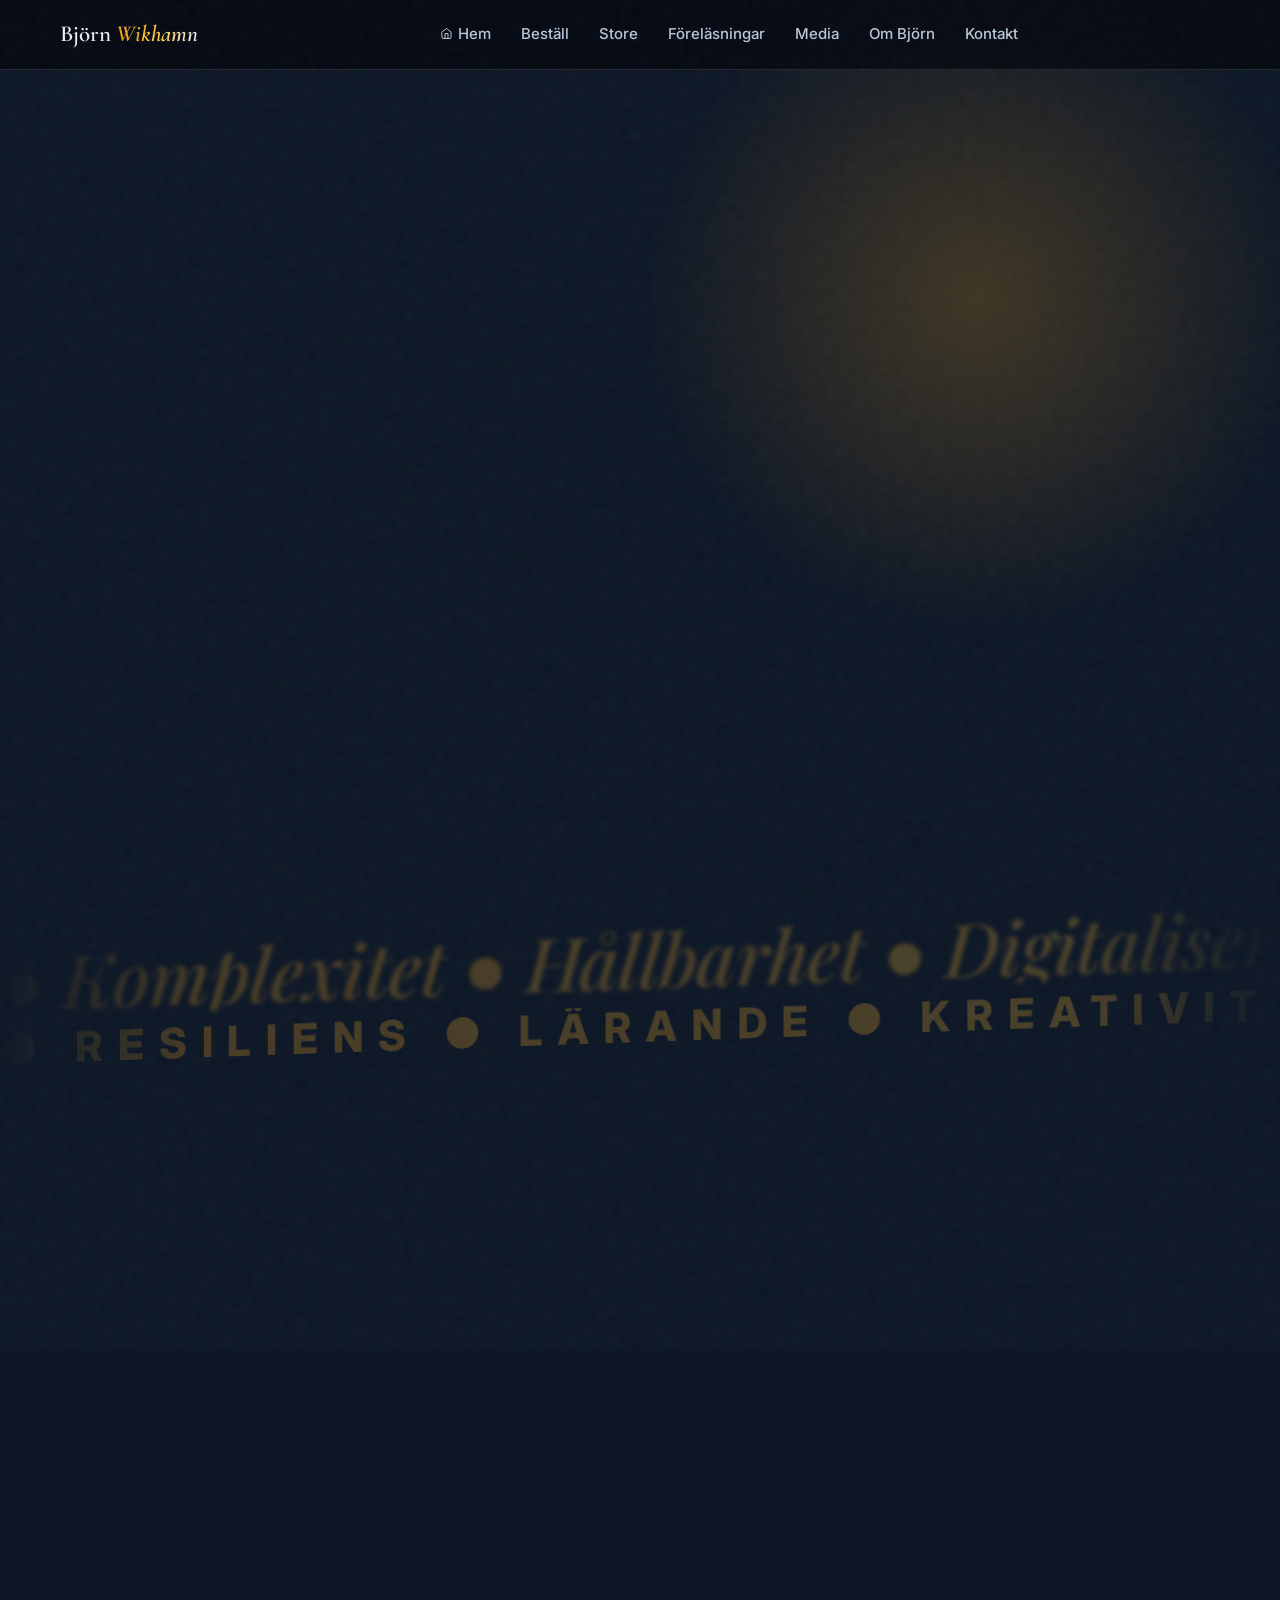
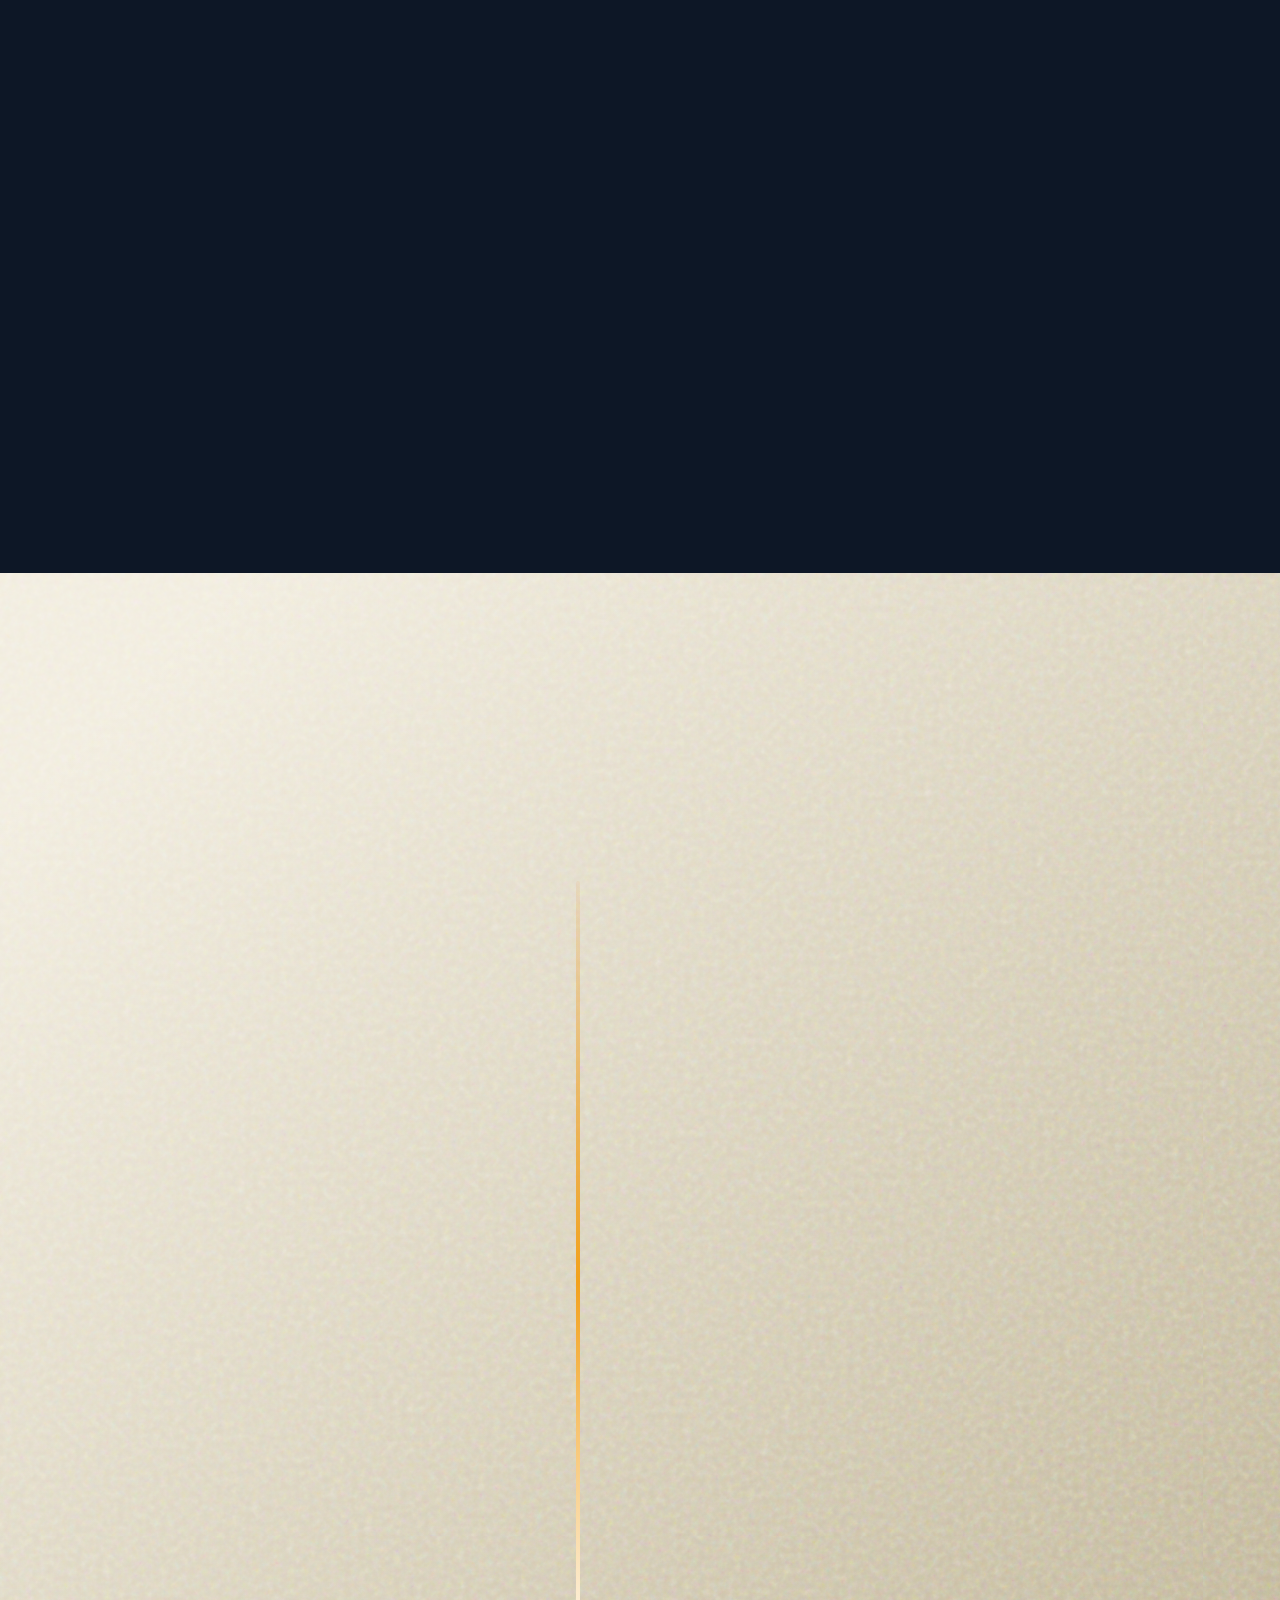
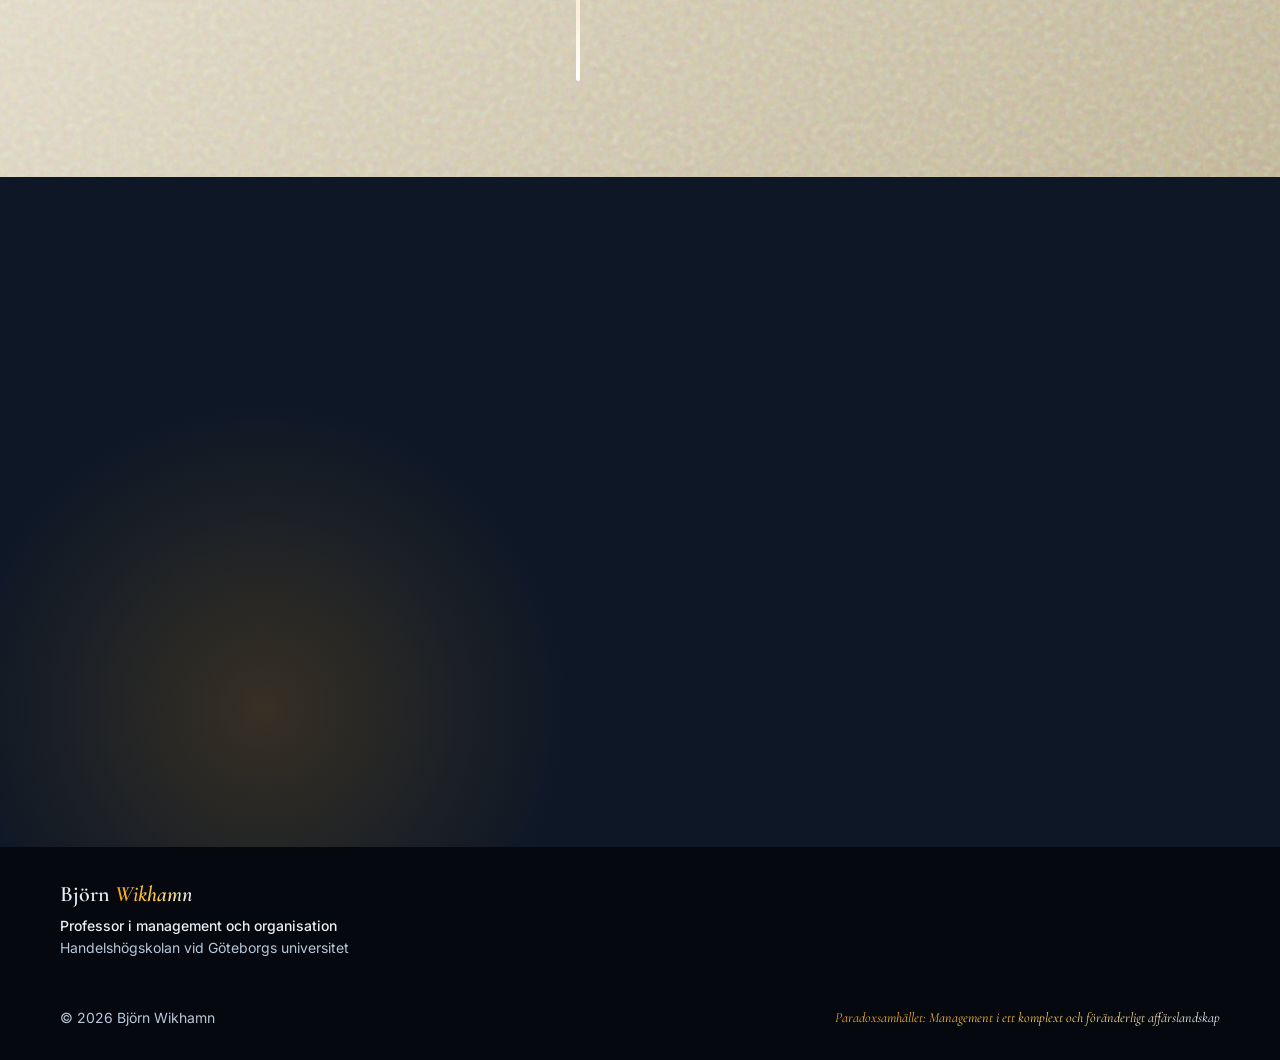
<file: index.html>
<!DOCTYPE html>
<html lang="sv">
<head>
<meta charset="UTF-8" />
<meta name="viewport" content="width=device-width, initial-scale=1.0" />
<title>Paradoxsamhället: Management i komplexitet | Björn Wikhamn</title>
<meta name="description" content="Lär dig leda i en osäker värld. Paradoxsamhället av Björn Wikhamn ger dig konkreta verktyg för management i komplexitet. Läs mer och beställ boken här." />
<link rel="canonical" href="https://www.wikhamn.se/" />

<!-- Open Graph / Facebook -->
<meta property="og:type" content="website" />
<meta property="og:url" content="https://www.wikhamn.se/" />
<meta property="og:title" content="Paradoxsamhället — Björn Wikhamn" />
<meta property="og:description" content="En bok om samtidens motsägelser, organisationers vägval och människans försök att skapa mening i en tid av osäkerhet." />
<meta property="og:image" content="https://www.wikhamn.se/assets/paradox-cover.jpg" />
<meta property="og:image:alt" content="Omslag till boken Paradoxsamhället av Björn Wikhamn" />

<!-- Twitter -->
<meta name="twitter:card" content="summary_large_image" />
<meta name="twitter:title" content="Paradoxsamhället — Björn Wikhamn" />
<meta name="twitter:description" content="Management i ett komplext och föränderligt affärslandskap." />
<meta name="twitter:image" content="https://wikhamn.se/assets/paradox-cover.jpg" />

<link rel="icon" href="assets/favicon.png" type="image/png" />

<link rel="preconnect" href="https://fonts.googleapis.com" />
<link rel="preconnect" href="https://fonts.gstatic.com" crossorigin />
<link href="https://fonts.googleapis.com/css2?family=Cormorant+Garamond:ital,wght@0,400;0,500;0,600;0,700;1,400;1,500&family=Inter:wght@300;400;500;600;700&family=Playfair+Display:ital,wght@1,500;1,600&display=swap" rel="stylesheet" />
<link rel="stylesheet" href="style.css" />
<script defer src="https://cloud.umami.is/script.js" data-website-id="0d0568e4-1bd4-48d3-adc8-68556b9bb7c6"></script>
<script type="application/ld+json">
[
  {
    "@context": "https://schema.org",
    "@type": "Person",
    "name": "Björn Wikhamn",
    "alternateName": "Björn Remneland Wikhamn",
    "givenName": "Björn",
    "familyName": "Wikhamn",
    "jobTitle": "Professor i management och organisation",
    "worksFor": {
      "@type": "EducationalOrganization",
      "name": "Handelshögskolan vid Göteborgs universitet",
      "url": "https://www.gu.se/handelshogskolan"
    },
    "url": "https://www.wikhamn.se/",
    "sameAs": [
      "https://www.linkedin.com/in/wikhamn/",
      "https://www.gu.se/om-universitetet/hitta-person/bjornremneland",
      "https://scholar.google.se/citations?user=eR6rpZMAAAAJ",
      "https://www.researchgate.net/profile/Bjoern-Wikhamn"
    ],
    "email": "bjorn.wikhamn@gmail.com",
    "knowsAbout": ["management", "organisation", "öppen innovation", "ledarskap", "hållbarhet", "generativ AI", "paradoxsamhället"],
    "description": "Professor i management och organisation vid Handelshögskolan, Göteborgs universitet. Forskar och föreläser om hur arbete, innovation, teknik och ledarskap formas av de paradoxer som präglar vår samtid."
  },
  {
    "@context": "https://schema.org",
    "@type": "Book",
    "name": "Paradoxsamhället",
    "alternativeHeadline": "Management i ett komplext och föränderligt affärslandskap",
    "author": {
      "@type": "Person",
      "name": "Björn Wikhamn",
      "alternateName": "Björn Remneland Wikhamn",
      "url": "https://www.wikhamn.se/",
      "sameAs": [
        "https://www.linkedin.com/in/wikhamn/",
        "https://www.gu.se/om-universitetet/hitta-person/bjornremneland",
        "https://scholar.google.se/citations?user=eR6rpZMAAAAJ",
        "https://www.researchgate.net/profile/Bjoern-Wikhamn"
      ]
    },
    "isbn": "9789153147947",
    "inLanguage": "sv",
    "datePublished": "2025",
    "url": "https://www.wikhamn.se/",
    "description": "En bok om management i ett komplext och föränderligt affärslandskap som utforskar tre centrala paradoxer: konkurrens och samarbete, effektivitet och nytänkande, målstyrning och flexibilitet.",
    "subjectOf": [
      {
        "@type": "Article",
        "headline": "När motsatser blir styrkan",
        "url": "https://www.hrsvepet.se/artikel/nar-motsatser-blir-styrkan-paradoxsamhallet",
        "publisher": { "@type": "Organization", "name": "HR Svepet" }
      },
      {
        "@type": "Article",
        "headline": "Boktips: Paradoxsamhället",
        "url": "https://esbri.se/boktips/paradoxsamhallet-management-i-ett-komplext-och-foranderligt-affarslandskap/",
        "publisher": { "@type": "Organization", "name": "Esbri" }
      },
      {
        "@type": "PodcastEpisode",
        "name": "#91 Att leda i paradoxsamhället",
        "url": "https://www.businessregiongoteborg.se/podcasts/91-att-leda-i-paradoxsamhallet-bjorn-wikhamn-professor",
        "publisher": { "@type": "Organization", "name": "Business Region Göteborg" }
      }
    ],
    "offers": [
      {
        "@type": "Offer",
        "url": "https://webshop.publit.com/webshop/5640/9789153147947/paradoxsamhallet-management-i-ett-komplext-och-foranderligt-affarslandskap",
        "price": "175",
        "priceCurrency": "SEK",
        "seller": { "@type": "Organization", "name": "Publit" }
      },
      {
        "@type": "Offer",
        "url": "https://www.adlibris.com/sv/bok/paradoxsamhallet-management-i-ett-komplext-och-foranderligt-affarslandskap-9789153147947",
        "seller": { "@type": "Organization", "name": "Adlibris" }
      },
      {
        "@type": "Offer",
        "url": "https://www.bokus.com/bok/9789153147947/paradoxsamhallet-management-i-ett-komplext-och-foranderligt-affarslandskap",
        "seller": { "@type": "Organization", "name": "Bokus" }
      },
      {
        "@type": "Offer",
        "url": "https://www.amazon.se/Paradoxsamh%C3%A4llet-Management-komplext-f%C3%B6r%C3%A4nderligt-aff%C3%A4rslandskap/dp/9153147944",
        "seller": { "@type": "Organization", "name": "Amazon.se" }
      }
    ],
    "workExample": {
      "@type": "Book",
      "name": "Paradox Society",
      "alternativeHeadline": "Management in a Complex and Transformative Business Landscape",
      "isbn": "9789199057118",
      "inLanguage": "en",
      "datePublished": "2025"
    }
  },
  {
    "@context": "https://schema.org",
    "@type": "FAQPage",
    "mainEntity": [
      {
        "@type": "Question",
        "name": "Vad är paradoxsamhället?",
        "acceptedAnswer": {
          "@type": "Answer",
          "text": "Paradoxsamhället är ett begrepp för vår samtid – en era präglad av acceleration, komplexitet och motstridiga krav. I en sådan tid räcker det inte att optimera eller välja sida. Framgångsrikt ledarskap handlar om att hålla spänningar levande på samma gång: konkurrens och samarbete, effektivitet och nytänkande, målstyrning och flexibilitet. Det är inte antingen/eller utan både/och."
        }
      },
      {
        "@type": "Question",
        "name": "Varför lever vi i ett paradoxsamhälle?",
        "acceptedAnswer": {
          "@type": "Answer",
          "text": "Vi lever i ett paradoxsamhälle eftersom teknologisk acceleration, globalisering, digitalisering och ökande hållbarhetskrav skapar situationer där motstridiga krav uppstår på samma gång. Fler möjligheter skapar också större osäkerhet, och enkla antingen/eller-val ersätts av komplexa både/och-utmaningar. Gamla styrmodeller räcker inte längre för att navigera denna verklighet."
        }
      },
      {
        "@type": "Question",
        "name": "Hur leder man i ett paradoxsamhälle?",
        "acceptedAnswer": {
          "@type": "Answer",
          "text": "Att leda i ett paradoxsamhälle handlar om att hålla spänningar levande snarare än att lösa dem en gång för alla. Det kräver inre förmågor som resiliens, lärande, kreativitet, mening och perspektivförmåga. Professor Björn Wikhamn beskriver det som modigt ledarskap – att fatta svåra beslut i en värld som inte längre följer gamla kartor, och att bygga organisationer som navigerar komplexitet utan att ge upp varken riktning eller förmåga till förändring."
        }
      },
      {
        "@type": "Question",
        "name": "Var kan man köpa boken Paradoxsamhället?",
        "acceptedAnswer": {
          "@type": "Answer",
          "text": "Paradoxsamhället finns på svenska och engelska som tryckt bok och e-bok. Enklast beställs den via beställningssidan https://www.wikhamn.se/bestall/ – direkt från tryckeriet via Publit (print on demand) eller hos Adlibris, Bokus, Amazon och Bokon."
        }
      }
    ]
  },
  {
    "@context": "https://schema.org",
    "@type": "Service",
    "serviceType": "Föreläsningar, keynotes och workshops",
    "name": "Föreläsningar med Björn Wikhamn",
    "provider": {
      "@type": "Person",
      "name": "Björn Wikhamn",
      "url": "https://www.wikhamn.se/"
    },
    "areaServed": "Sverige",
    "availableLanguage": ["sv", "en"],
    "description": "Björn Wikhamn föreläser för lärosäten, ledningsgrupper och organisationer om paradoxsamhället, öppen innovation, hållbart ledarskap samt ledarskap och AI. Varje engagemang specialanpassas, från korta keynotes till längre samtal och workshops.",
    "url": "https://www.wikhamn.se/#forelasningar"
  }
]
</script>
</head>
<body>

<nav class="nav">
  <div class="nav-in">
    <a href="#top" class="brand">Björn <b>Wikhamn</b></a>
    <div class="menu" id="menu">
      <a href="#top" class="menu-home"><svg viewBox="2 1 20 22" aria-hidden="true" fill="none" stroke="currentColor" stroke-width="2" stroke-linecap="round" stroke-linejoin="round"><path d="M3 9l9-7 9 7v11a2 2 0 0 1-2 2H5a2 2 0 0 1-2-2z"/><polyline points="9 22 9 12 15 12 15 22"/></svg>Hem</a>
      <a href="/bestall/">Beställ</a>
      <a href="https://store.wikhamn.se">Store</a>
      <a href="#forelasningar">Föreläsningar</a>
      <a href="#sagt">Media</a>
      <a href="#bjorn">Om Björn</a>
      <a href="#kontakt">Kontakt</a>
    </div>
    <button class="nav-burger" aria-label="Öppna meny"><span></span><span></span><span></span></button>
  </div>
</nav>

<a id="top"></a>
<header class="hero">
  <div class="mouse-glow"></div>
  <div class="wrap hero-grid">
    <div class="hero-copy">
      <div class="eyebrow reveal" style="transition-delay: 0.05s">Ny bok · 2025</div>
      <h1 class="reveal" style="transition-delay: 0.1s">Paradox<span class="l2 it paradox-effect">samhället</span></h1>
      <p class="lead reveal" style="transition-delay: 0.15s">Paradoxsamhället är en bok av Björn Wikhamn om management i komplexitet. Den ger ledare och organisationer praktiska verktyg att navigera en modern värld präglad av motstridiga krav, snabb förändring och osäkerhet.</p>
      <p class="bio reveal" style="transition-delay: 0.2s"><span class="paradox-effect">Björn Wikhamn</span> är professor i management och organisation, föreläsare och författare. Han skriver och talar om hur arbete, innovation, teknik och ledarskap formas av de paradoxer som präglar vår samtid.</p>
      <div class="cta-row reveal" style="transition-delay: 0.25s">
        <a href="#boken" class="btn btn-gold">Utforska boken <span class="ar">↗</span></a>
        <a href="#kontakt" class="btn btn-ghost">Boka föreläsning</a>
      </div>
    </div>
    <div class="hero-art reveal">
      <div class="cover-stage">
        <img src="assets/paradox-cover.jpg" alt="Omslag till boken Paradoxsamhället av Björn Wikhamn" />
      </div>
    </div>
  </div>
</header>

<div class="marq" role="img" aria-label="Bokens teman: komplexitet, hållbarhet, digitalisering, AI, geopolitik, paradoxer, osäkerhet, acceleration, resiliens, lärande, kreativitet, mening, perspektivförmåga, omdöme, ansvar, hopp och ledarskap">
  <div class="marq-row row-solid" aria-hidden="true">
    <div class="marq-track">
      <span>● Komplexitet ● Hållbarhet ● Digitalisering ● AI ● Geopolitik ● Paradoxer ● Osäkerhet ● Acceleration</span>
      <span>● Komplexitet ● Hållbarhet ● Digitalisering ● AI ● Geopolitik ● Paradoxer ● Osäkerhet ● Acceleration</span>
    </div>
  </div>
  <div class="marq-row row-outline" aria-hidden="true">
    <div class="marq-track">
      <span>● Resiliens ● Lärande ● Kreativitet ● Mening ● Perspektivförmåga ● Omdöme ● Ansvar ● Hopp ● Ledarskap</span>
      <span>● Resiliens ● Lärande ● Kreativitet ● Mening ● Perspektivförmåga ● Omdöme ● Ansvar ● Hopp ● Ledarskap</span>
    </div>
  </div>
</div>

<section id="boken">
  <div class="mouse-glow"></div>
  <div class="wrap">
    <div class="sec-head reveal">
      <div class="sec-title-area">
        <div class="sec-tag">✦ Om boken</div>
        <h2 class="nowrap-h2">Bokens <span class="it paradox-effect">innehåll</span></h2>
      </div>
    </div>

    <div class="def-box reveal" style="transition-delay: 0.05s">
      <h2 class="def-q">Vad är Paradoxsamhället?</h2>
      <p>Paradoxsamhället beskriver en samtid präglad av acceleration, komplexitet och motstridiga krav. I denna verklighet bygger framgångsrikt ledarskap på förmågan att hantera flera spänningar samtidigt. Konkurrens förenas med samarbete, effektivitet med nytänkande och målstyrning med flexibilitet.</p>
    </div>

    <div class="sec-head" style="padding-top: 32px;">
      <div class="book-panel reveal" style="transition-delay: 0.1s">
        <img src="assets/bokbord.jpg" alt="Boken Paradoxsamhället på ett bord" loading="lazy" />
      </div>
      <div class="copy">
        <p class="intro-text reveal" style="transition-delay: 0.15s">Vi lever i en tid där fler möjligheter också skapar större osäkerhet. Nya teknologier, hållbarhetskrav och globala beroenden förändrar snabbt villkoren för ledarskap.</p>
        <h2 class="copy-h2 reveal" style="transition-delay: 0.175s">Vad innebär management i komplexitet?</h2>
        <p class="reveal" style="transition-delay: 0.2s"><span class="paradox-effect">Paradoxsamhället</span> ger läsaren språk åt samtidens viktigaste spänningar och visar varför framtiden kräver mer än bara effektivitet och kontroll.</p>
        <p class="reveal" style="transition-delay: 0.25s">Det handlar om att <span class="action-emphasis">fatta svåra beslut</span> i en värld som inte längre följer gamla kartor.</p>
        <p class="reveal" style="transition-delay: 0.3s">Det handlar om att <span class="action-emphasis">injuta hopp</span> framför cynism och <span class="action-emphasis">drivkraft</span> framför passivitet.</p>
        <p class="reveal" style="transition-delay: 0.35s">Det handlar framför allt om att bygga och värna våra <span class="action-emphasis">inre förmågor</span>, som <span class="paradox-effect subtle">resiliens</span>, <span class="paradox-effect subtle">lärande</span>, <span class="paradox-effect subtle">kreativitet</span>, <span class="paradox-effect subtle">mening</span> och <span class="paradox-effect subtle">perspektivförmåga</span>.</p>
        <p class="reveal" style="transition-delay: 0.4s">Det handlar framför allt om <span class="action-emphasis important">modigt ledarskap</span>!</p>
     </div>
    </div>

    <div class="themes">
      <h2 class="themes-subtitle reveal">Bokens <span class="theme-num">tre</span> paradoxer</h2>
      <div class="theme-list">
        <div class="theme reveal" style="transition-delay: 0.05s">
          <h3>Konkurrens <span class="it">och</span> samarbete</h3>
          <p>I paradoxsamhället räcker det inte att vinna över andra. Organisationer behöver också vinna tillsammans med andra. Den som vill skapa värde måste både hävda sin egen riktning och bygga de samarbeten där nya idéer, resurser och möjligheter uppstår.</p>
        </div>
        <div class="theme reveal" style="transition-delay: 0.1s">
          <h3>Effektivitet <span class="it">och</span> nytänkande</h3>
          <p>I paradoxsamhället behöver organisationer både förfina det som redan fungerar och skapa utrymme för det som ännu saknar form. Effektivitet ger kraft, tempo och precision. Nytänkande öppnar vägarna bortom det invanda. Ledningens uppgift blir att hålla båda levande samtidigt.</p>
        </div>
        <div class="theme reveal" style="transition-delay: 0.15s">
          <h3>Målstyrning <span class="it">och</span> flexibilitet</h3>
          <p>I paradoxsamhället behöver organisationer mål som ger engagemang och riktning men också flexibilitet som gör förändring möjlig. Målstyrning skapar fokus, ansvar och prioritering. Flexibilitet gör det möjligt att lyssna på verklighetens ständiga rörelse.</p>
        </div>
      </div>
      <p class="themes-footer reveal" style="transition-delay: 0.15s">...inte <b>antingen/eller</b> utan <span class="it"><b>både/och</b></span>!</p>
    </div>
  </div>
</section>

<section id="audience" class="audience">
  <div class="wrap">
    <div class="audience-head reveal">
      <div class="sec-tag">✦ För vem</div>
      <h2>Vem bör läsa <span class="it paradox-effect">Paradoxsamhället</span>?</h2>
    </div>
    <div class="aud-grid">
      <div class="aud-card reveal" style="transition-delay: 0.05s">
        <span class="aud-num">01</span>
        <h3>Ledare</h3>
        <p>Chefer och ledare som navigerar organisationer i snabb förändring</p>
      </div>
      <div class="aud-card reveal" style="transition-delay: 0.1s">
        <span class="aud-num">02</span>
        <h3>Akademiker</h3>
        <p>Akademiker och studenter inom management, organisation och ledarskap</p>
      </div>
      <div class="aud-card reveal" style="transition-delay: 0.15s">
        <span class="aud-num">03</span>
        <h3>Andra nyfikna</h3>
        <p>Alla som vill förstå hur samtida paradoxer formar arbete, innovation och beslutsfattande</p>
      </div>
    </div>
  </div>
</section>

<section id="store" class="store">
  <div class="mouse-glow"></div>
  <div class="wrap">
    <div class="sec-head reveal">
      <div class="sec-title-area">
        <div class="sec-tag">✦ Beställ</div>
        <h2>Köp <span class="it paradox-effect">boken</span> här</h2>
      </div>
      <div class="copy copy-reveal">
        <p>Boken finns på svenska och engelska, som tryckt bok och e-bok. Beställ direkt från tryckeriet, eller hos Bokus, Adlibris, Amazon och Bokon.</p>
        <div class="cta-row reveal" style="transition-delay: 0.1s">
          <a href="/bestall/" class="btn btn-gold">Till beställningssidan <span class="ar">↗</span></a>
          <a href="https://store.wikhamn.se" target="_blank" rel="noopener" class="btn btn-ghost">Merch i Wikhamn Store <span class="ar">↗</span></a>
        </div>
      </div>
    </div>
  </div>
</section>

<section id="forelasningar" class="lect">
  <div class="mouse-glow"></div>
  <div class="wrap">
    <div class="sec-head" style="padding-top:0">
      <div class="sec-title-area reveal">
        <div class="sec-tag">✦ På scenen</div>
        <h2><span class="paradox-effect">Föreläsningar</span></h2>
      </div>
      <div class="copy copy-reveal reveal" style="transition-delay: 0.1s"><p>Björn föreläser för lärosäten, ledningsgrupper och organisationer. Varje engagemang specialanpassas efter er kontext och era önskemål, från korta keynotes till längre samtal och workshops. Några exempel på teman finns nedan.</p></div>
    </div>
    <div class="lect-grid">
      <div class="lcard reveal" style="transition-delay: 0.1s"><div class="k">Tema</div><h3>Paradoxsamhället</h3><p>Att navigera samtidens motsägelser, där konkurrens och samarbete, effektivitet och nytänkande, samt målstyrning och flexibilitet måste hållas levande samtidigt.</p></div>
      <div class="lcard reveal" style="transition-delay: 0.15s"><div class="k">Tema</div><h3>Öppen innovation</h3><p>Hur kunskap, idéer och värde skapas och delas i och mellan organisationer: Björns forskningsfält i över två decennier.</p></div>
      <div class="lcard reveal" style="transition-delay: 0.2s"><div class="k">Tema</div><h3>Hållbart ledarskap</h3><p>Att bygga resilienta verksamheter som håller över tid. Verksamheter som levererar i nuet men också vågar tänka långsiktigt och ompröva invanda mönster.</p></div>
      <div class="lcard reveal" style="transition-delay: 0.25s"><div class="k">Tema</div><h3>Ledarskap och AI</h3><p>Att leda med omdöme när tekniken accelererar. Om riktning, ansvar och mänsklig förmåga i en fantastisk och förunderlig AI-driven tid.</p></div>
    </div>
    <div class="lect-foot reveal" style="transition-delay: 0.3s">
      <p>Vill ni prata om en föreläsning eller annat engagemang?</p>
      <a href="#kontakt" class="btn btn-gold">Kontakta Björn<span class="ar">↗</span></a>
    </div>
  </div>
</section>

<section id="sagt" class="sagt">
  <div class="mouse-glow"></div>
  <div class="wrap">
    <div class="sec-head" style="padding-top:0">
      <div class="sec-title-area reveal">
        <div class="sec-tag">✦ Röster</div>
        <h2><span class="paradox-effect">Sagt om boken</span></h2>
      </div>
      <div class="copy copy-reveal reveal" style="transition-delay: 0.1s"><p>Paradoxsamhället har uppmärksammats i press och i poddar. Ett urval av röster och samtal om boken finns nedan.</p></div>
    </div>
    <div class="sagt-grid">
      <a class="scard reveal" style="transition-delay: 0.1s" href="https://www.hrsvepet.se/artikel/nar-motsatser-blir-styrkan-paradoxsamhallet" target="_blank" rel="noopener">
        <div class="scard-top"><span class="src">HR Svepet</span><span class="kind">Artikel</span></div>
        <h3>När motsatser blir styrkan</h3>
        <p>Reportage om hur boken vänder samtidens paradoxer till en styrka för framtidens organisationer.</p>
        <span class="saction">Läs artikeln <span class="ar">↗</span></span>
      </a>
      <a class="scard reveal" style="transition-delay: 0.15s" href="https://esbri.se/boktips/paradoxsamhallet-management-i-ett-komplext-och-foranderligt-affarslandskap/" target="_blank" rel="noopener">
        <div class="scard-top"><span class="src">Esbri</span><span class="kind">Boktips</span></div>
        <h3>Boktips hos Esbri</h3>
        <p>Esbri lyfter Paradoxsamhället som läsning för den som vill förstå management i ett komplext och föränderligt affärslandskap.</p>
        <span class="saction">Läs på esbri.se <span class="ar">↗</span></span>
      </a>
      <a class="scard scard-pod reveal" style="transition-delay: 0.2s" href="https://www.businessregiongoteborg.se/podcasts/91-att-leda-i-paradoxsamhallet-bjorn-wikhamn-professor" target="_blank" rel="noopener">
        <div class="scard-top"><span class="src">Business Region Göteborg</span><span class="kind">Podd</span></div>
        <h3>#91 Att leda i paradoxsamhället</h3>
        <p>Björn gästar podden Business Göteborg och pratar med Emanuel Karlsten om de tre paradoxer som formar dagens arbetsliv.</p>
        <span class="saction"><span class="play">▶</span> Lyssna på avsnittet <span class="ar">↗</span></span>
      </a>
    </div>
  </div>
</section>

<section id="faq" class="faq">
  <div class="mouse-glow"></div>
  <div class="wrap">
    <div class="sec-head" style="padding-top:0">
      <div class="sec-title-area reveal">
        <div class="sec-tag">✦ Frågor och svar</div>
        <h2><span class="paradox-effect">Vanliga frågor</span></h2>
      </div>
      <div class="copy copy-reveal reveal" style="transition-delay: 0.1s"><p>Några av de frågor som Björn ofta möter om boken och om paradoxsamhället som begrepp.</p></div>
    </div>
    <div class="faq-list">
      <div class="faq-item reveal" style="transition-delay: 0.05s">
        <h3>Vad är paradoxsamhället?</h3>
        <p>Paradoxsamhället är ett begrepp för vår samtid – en era präglad av acceleration, komplexitet och motstridiga krav. I en sådan tid räcker det inte att optimera eller välja sida. Framgångsrikt ledarskap handlar om att hålla spänningar levande <em>på samma gång</em>: konkurrens och samarbete, effektivitet och nytänkande, målstyrning och flexibilitet. Det är inte antingen/eller utan <strong>både/och</strong>.</p>
      </div>
      <div class="faq-item reveal" style="transition-delay: 0.1s">
        <h3>Varför lever vi i ett paradoxsamhälle?</h3>
        <p>Teknologisk acceleration, globalisering, digitalisering och ökande hållbarhetskrav skapar situationer där motstridiga krav uppstår på samma gång. Fler möjligheter skapar också större osäkerhet, och enkla antingen/eller-val ersätts av komplexa både/och-utmaningar. Gamla styrmodeller räcker inte längre för att navigera denna verklighet.</p>
      </div>
      <div class="faq-item reveal" style="transition-delay: 0.15s">
        <h3>Hur leder man i ett paradoxsamhälle?</h3>
        <p>Det handlar om att hålla spänningar levande snarare än att lösa dem en gång för alla. Det kräver inre förmågor som resiliens, lärande, kreativitet, mening och perspektivförmåga. Björn Wikhamn kallar det <strong>modigt ledarskap</strong> – att fatta svåra beslut i en värld som inte längre följer gamla kartor, och att bygga organisationer som navigerar komplexitet utan att ge upp varken riktning eller förmåga till förändring.</p>
      </div>
      <div class="faq-item reveal" style="transition-delay: 0.2s">
        <h3>Var kan man köpa boken Paradoxsamhället?</h3>
        <p>Paradoxsamhället finns tillgänglig på svenska och engelska som tryckt bok och e-bok. Enklast beställer du via <a href="/bestall/">beställningssidan</a>, där du kan köpa direkt från tryckeriet (Publit, print on demand) eller välja Adlibris, Bokus, Amazon och Bokon.</p>
      </div>
    </div>
  </div>
</section>

<section id="bjorn" class="bjorn">
  <div class="mouse-glow blue-glow"></div>
  <div class="wrap">
    <div class="sec-head reveal">
      <div class="sec-title-area">
        <div class="sec-tag">✦ Författaren</div>
        <h2>Om <span class="it paradox-effect">Björn</span></h2>
      </div>
    </div>
    <div class="bjorn-grid" style="padding: 40px 0 96px">
      <div class="bjorn-photo reveal" style="transition-delay: 0.1s">
        <img src="assets/bjorn.jpg" alt="Porträtt av Björn Wikhamn, professor och författare" loading="lazy" />
      </div>
      <div class="bjorn-bio-text">
        <div class="copy" style="margin-bottom: 24px;">
          <p class="bjorn-lead reveal" style="transition-delay: 0.15s"><span class="bjorn-name">Björn <span class="it">Wikhamn</span></span> är professor i management och organisation på Handelshögskolan vid Göteborgs universitet. I sin akademiska publicering förekommer han under det fullständiga namnet <strong>Björn Remneland Wikhamn</strong>.</p>
          <p class="reveal" style="transition-delay: 0.2s">Han har ett särskilt intresse för hur företag och samhällen utvecklas när gamla styrmodeller möter nya krav på innovation, hållbarhet och ansvar. Hans forskning rör bland annat <span class="action-emphasis">öppen innovation</span>, <span class="action-emphasis">organisering</span>, <span class="action-emphasis">ledarskap</span>, <span class="action-emphasis">kreativitet</span>, <span class="action-emphasis">samverkan</span> och <span class="action-emphasis">förändringsarbete</span> i komplexa miljöer.</p>
          <p class="reveal" style="transition-delay: 0.25s">Under senare år har hans arbete i ökande grad kretsat kring <span class="action-emphasis">generativ AI</span> och <span class="action-emphasis">hållbarhetsfrågor</span>, för att öka förståelsen kring deras betydelse för arbete, beslutsfattande och ledarskap.</p>
          <p class="reveal" style="transition-delay: 0.3s">Han är akademiskt ansvarig för <a href="https://www.matix.se" target="_blank" rel="noopener" class="action-emphasis matix-link">Matix: Management av Tillväxt</a>, en magisterkurs som förenar akademisk fördjupning med reell tillämpning och personlig utveckling.</p>
          <p class="reveal" style="transition-delay: 0.35s">Hans ambition är att bidra med forskning, undervisning och samtal som gör komplexa frågor begripliga utan att förenkla bort det avgörande. Organisationer utvecklas genom paradoxerna de lär sig att hantera.</p>
        </div>
      </div>
    </div>

</section>

<section id="kontakt" class="contact">
  <div class="mouse-glow"></div>
  <div class="wrap">
    <div class="sec-head">
      <div class="sec-title-area reveal">
        <div class="sec-tag">✦ Dialog</div>
        <h2>Kontakta <span class="it paradox-effect">Björn</span></h2>
      </div>
      <div class="copy copy-reveal reveal" style="transition-delay: 0.1s">
        <p>Hör av dig för förfrågningar och samtal om bokens teman eller andra relaterade områden.</p>
      </div>
    </div>
    <div class="contact-inner" style="padding-top: 40px">
      <div class="contact-portrait reveal" style="transition-delay: 0.1s">
        <img src="assets/bjorn_sv.jpg" alt="Björn Wikhamn, professor i management och organisation vid Handelshögskolan, Göteborgs universitet" loading="lazy" />
      </div>
      <div class="contact-details reveal" style="transition-delay: 0.15s">
        <a href="mailto:bjorn.wikhamn@gmail.com" class="contact-link-item">
          <svg viewBox="0 0 24 24" aria-hidden="true"><path d="M20 4H4c-1.1 0-1.99.9-1.99 2L2 18c0 1.1.9 2 2 2h16c1.1 0 2-.9 2-2V6c0-1.1-.9-2-2-2zm0 4l-8 5-8-5V6l8 5 8-5v2z"/></svg>
          <span>bjorn.wikhamn@gmail.com</span>
        </a>
        <a href="https://www.linkedin.com/in/wikhamn/" target="_blank" rel="noopener" class="contact-link-item">
          <svg viewBox="0 0 24 24" aria-hidden="true"><path d="M20,2H4C2.9,2,2,2.9,2,4v16c0,1.1,0.9,2,2,2h16c1.1,0,2-0.9,2-2V4C22,2.9,21.1,2,20,2z M8,19H5v-9h3V19z M6.5,8.8C5.5,8.8,4.7,8,4.7,7s0.8-1.8,1.8-1.8S8.3,6,8.3,7S7.5,8.8,6.5,8.8z M19,19h-3v-4.7c0-1.1-0.9-2-2-2s-2,0.9-2,2V19h-3v-9h3v1.2c0.5-0.8,1.4-1.4,2.5-1.4c1.9,0,3.5,1.6,3.5,3.5V19z"/></svg>
          <span>Följ mig på LinkedIn</span>
        </a>
      </div>
    </div>
  </div>
</section>

<footer>
  <div class="wrap foot-grid">
    <div class="foot-brand">
      <a href="#top" class="brand">Björn <b>Wikhamn</b></a>
      <p>Professor i management och organisation</p>
      <p>Handelshögskolan vid Göteborgs universitet</p>
    </div>
  </div>
  <div class="wrap foot-in">
    <span>© 2026 Björn Wikhamn</span>
    <span class="mid">Paradoxsamhället: Management i ett komplext och föränderligt affärslandskap</span>
  </div>
</footer>
<script src="script.js"></script>

</body>
</html>
</file>
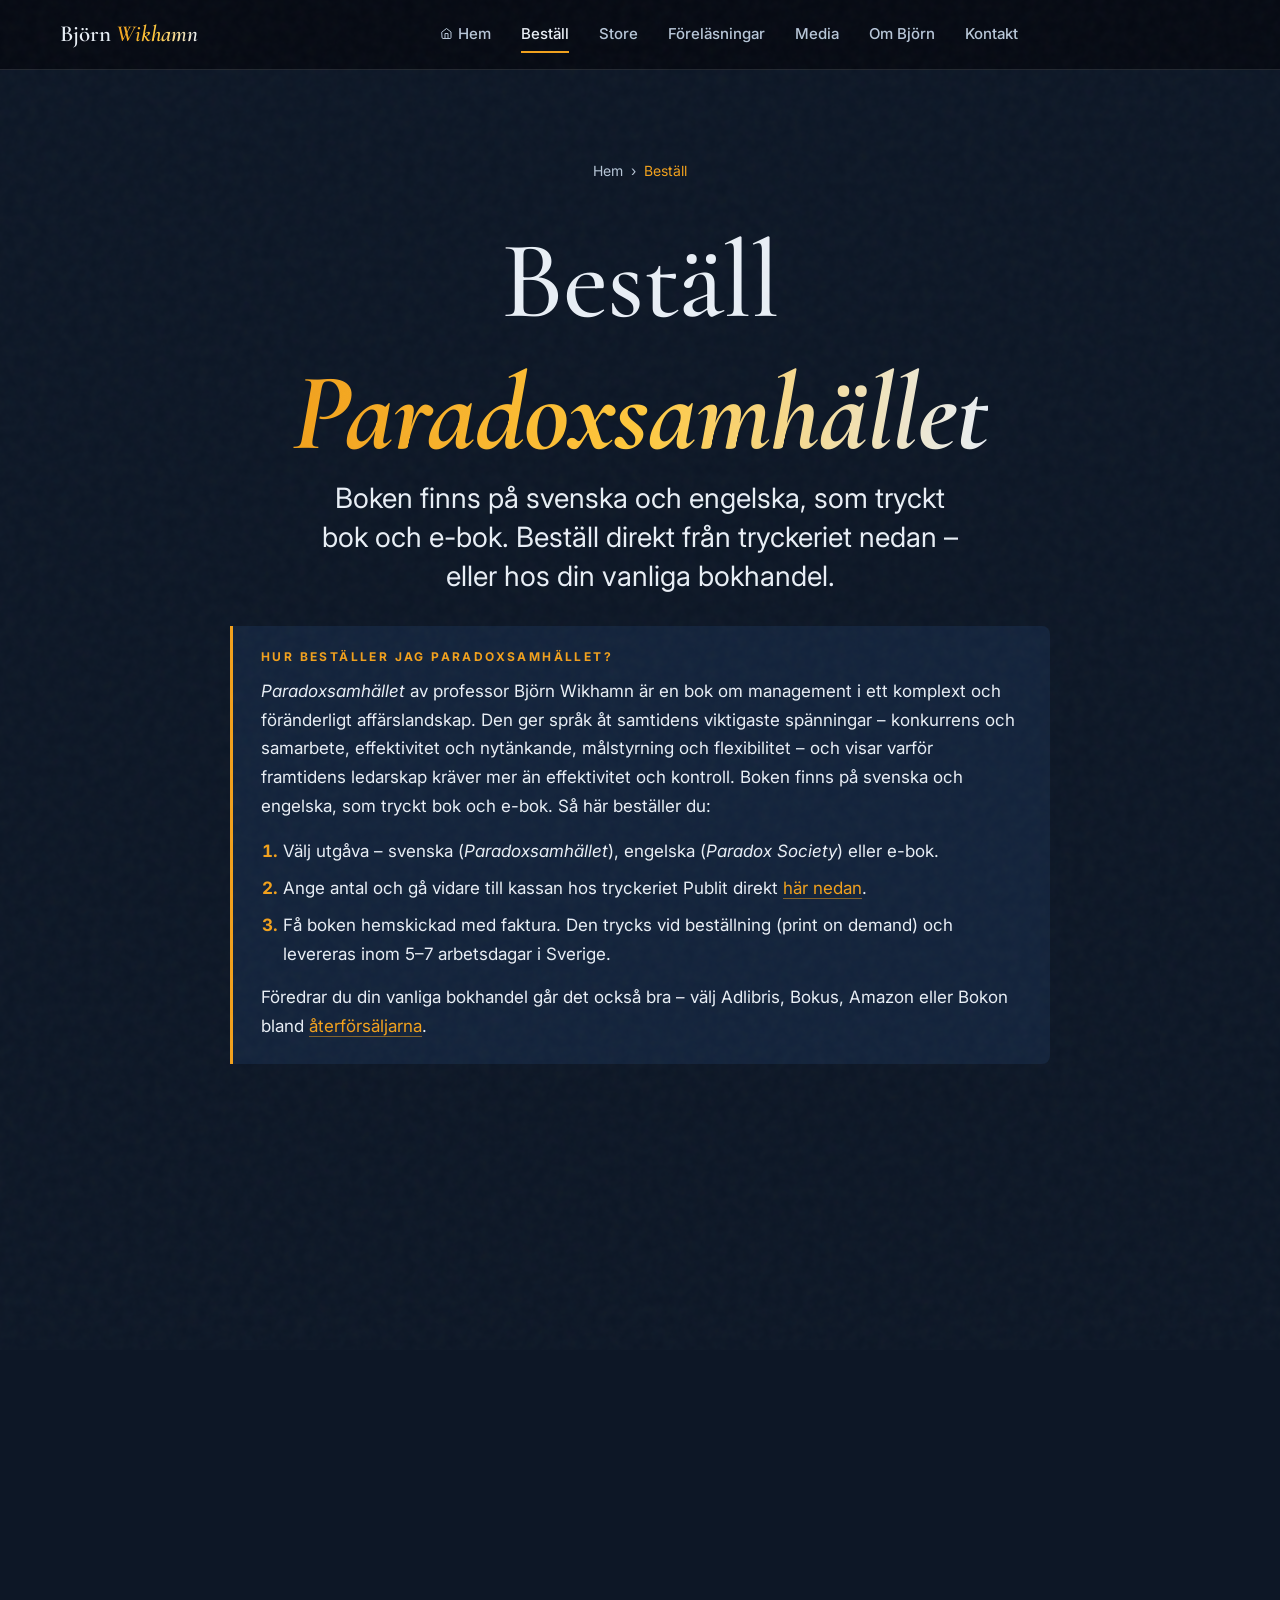
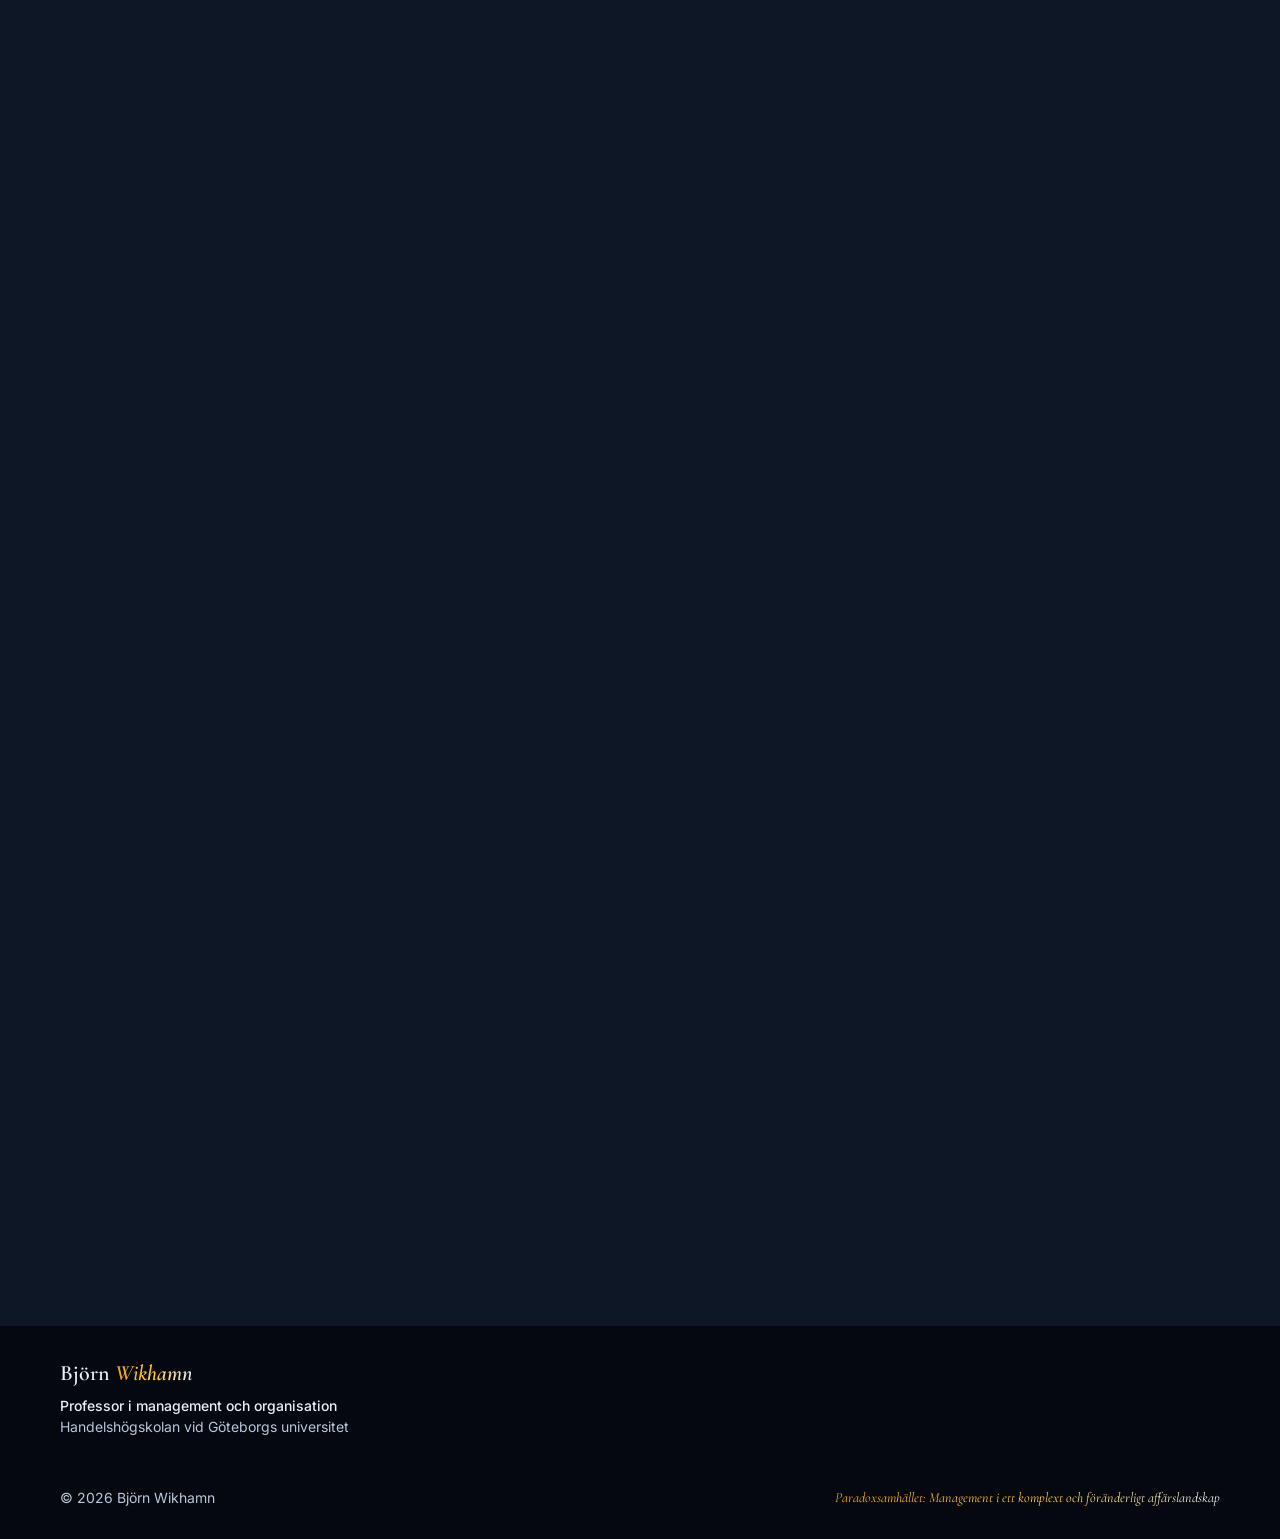
<file: bestall/index.html>
<!DOCTYPE html>
<html lang="sv">
<head>
<meta charset="UTF-8" />
<meta name="viewport" content="width=device-width, initial-scale=1.0" />
<title>Beställ Paradoxsamhället | Björn Wikhamn</title>
<meta name="description" content="Beställ boken Paradoxsamhället av Björn Wikhamn direkt här. Lär dig hantera komplexitet och paradoxer i modernt management. Snabb leverans." />
<link rel="canonical" href="https://www.wikhamn.se/bestall/" />

<!-- Open Graph / Facebook -->
<meta property="og:type" content="website" />
<meta property="og:url" content="https://www.wikhamn.se/bestall/" />
<meta property="og:title" content="Beställ Paradoxsamhället — Björn Wikhamn" />
<meta property="og:description" content="Köp boken direkt från tryckeriet eller hos din bokhandel. Svenska, engelska och e-bok." />
<meta property="og:image" content="https://www.wikhamn.se/assets/paradox-cover.jpg" />
<meta property="og:image:alt" content="Omslag till boken Paradoxsamhället av Björn Wikhamn" />

<!-- Twitter -->
<meta name="twitter:card" content="summary_large_image" />
<meta name="twitter:title" content="Beställ Paradoxsamhället — Björn Wikhamn" />
<meta name="twitter:description" content="Köp boken direkt från tryckeriet eller hos din bokhandel." />
<meta name="twitter:image" content="https://www.wikhamn.se/assets/paradox-cover.jpg" />

<link rel="icon" href="../assets/favicon.png" type="image/png" />

<link rel="preconnect" href="https://fonts.googleapis.com" />
<link rel="preconnect" href="https://fonts.gstatic.com" crossorigin />
<link href="https://fonts.googleapis.com/css2?family=Cormorant+Garamond:ital,wght@0,400;0,500;0,600;0,700;1,400;1,500&family=Inter:wght@300;400;500;600;700&family=Playfair+Display:ital,wght@1,500;1,600&display=swap" rel="stylesheet" />
<link rel="stylesheet" href="../style.css" />
<script defer src="https://cloud.umami.is/script.js" data-website-id="0d0568e4-1bd4-48d3-adc8-68556b9bb7c6"></script>
<script type="application/ld+json">
{
  "@context": "https://schema.org",
  "@type": "Book",
  "name": "Paradoxsamhället",
  "alternativeHeadline": "Management i ett komplext och föränderligt affärslandskap",
  "author": { "@type": "Person", "name": "Björn Wikhamn", "url": "https://www.wikhamn.se/" },
  "isbn": "9789153147947",
  "inLanguage": "sv",
  "datePublished": "2025",
  "url": "https://www.wikhamn.se/bestall/",
  "offers": [
    { "@type": "Offer", "url": "https://webshop.publit.com/webshop/5640/9789153147947/paradoxsamhallet-management-i-ett-komplext-och-foranderligt-affarslandskap", "price": "175", "priceCurrency": "SEK", "seller": { "@type": "Organization", "name": "Publit" } },
    { "@type": "Offer", "url": "https://www.bokus.com/bok/9789153147947/paradoxsamhallet-management-i-ett-komplext-och-foranderligt-affarslandskap", "seller": { "@type": "Organization", "name": "Bokus" } },
    { "@type": "Offer", "url": "https://www.adlibris.com/sv/bok/paradoxsamhallet-management-i-ett-komplext-och-foranderligt-affarslandskap-9789153147947", "seller": { "@type": "Organization", "name": "Adlibris" } },
    { "@type": "Offer", "url": "https://www.amazon.se/Paradoxsamh%C3%A4llet-Management-komplext-f%C3%B6r%C3%A4nderligt-aff%C3%A4rslandskap/dp/9153147944", "seller": { "@type": "Organization", "name": "Amazon.se" } }
  ],
  "workExample": {
    "@type": "Book",
    "name": "Paradox Society",
    "isbn": "9789199057118",
    "inLanguage": "en",
    "datePublished": "2025"
  }
}
</script>
<script type="application/ld+json">
{
  "@context": "https://schema.org",
  "@type": "FAQPage",
  "mainEntity": [
    {
      "@type": "Question",
      "name": "Hur beställer jag Paradoxsamhället?",
      "acceptedAnswer": {
        "@type": "Answer",
        "text": "Välj utgåva – svenska (Paradoxsamhället), engelska (Paradox Society) eller e-bok. Ange antal och gå vidare till kassan hos tryckeriet Publit. Boken trycks vid beställning (print on demand) och levereras med faktura inom 5–7 arbetsdagar i Sverige. Du kan även beställa hos Adlibris, Bokus, Amazon eller Bokon."
      }
    },
    {
      "@type": "Question",
      "name": "Vilken utgåva ska jag välja?",
      "acceptedAnswer": {
        "@type": "Answer",
        "text": "Paradoxsamhället (svenska, mjukband, 260 sidor, ISBN 9789153147947) är originalutgåvan. Paradox Society (English, ISBN 9789199057118) är den engelska utgåvan. Föredrar du att läsa digitalt finns boken även som e-bok."
      }
    },
    {
      "@type": "Question",
      "name": "Hur fungerar print on demand?",
      "acceptedAnswer": {
        "@type": "Answer",
        "text": "Beställer du direkt från tryckeriet trycks ditt exemplar när ordern läggs, via förlagstjänsten Publit. Det ger kort väg från tryck till brevlåda och inga lager. Leveranstiden är 5–7 arbetsdagar inom Sverige och upp till 14 arbetsdagar till utlandet."
      }
    },
    {
      "@type": "Question",
      "name": "Hur levereras boken?",
      "acceptedAnswer": {
        "@type": "Answer",
        "text": "Beställer du direkt från tryckeriet skickas boken som brev eller paket till din adress, med faktura. Leveranstiden är 5–7 arbetsdagar inom Sverige och upp till 14 arbetsdagar till utlandet. Frakt tillkommer och visas i kassan hos Publit."
      }
    },
    {
      "@type": "Question",
      "name": "Finns den som e-bok?",
      "acceptedAnswer": {
        "@type": "Answer",
        "text": "Ja. Paradoxsamhället finns som e-bok hos Adlibris och Bokon. Den tryckta boken beställer du enklast direkt från tryckeriet via Publit."
      }
    }
  ]
}
</script>
</head>
<body>

<nav class="nav">
  <div class="nav-in">
    <a href="/" class="brand">Björn <b>Wikhamn</b></a>
    <div class="menu" id="menu">
      <a href="/" class="menu-home"><svg viewBox="2 1 20 22" aria-hidden="true" fill="none" stroke="currentColor" stroke-width="2" stroke-linecap="round" stroke-linejoin="round"><path d="M3 9l9-7 9 7v11a2 2 0 0 1-2 2H5a2 2 0 0 1-2-2z"/><polyline points="9 22 9 12 15 12 15 22"/></svg>Hem</a>
      <a href="/bestall/" class="active">Beställ</a>
      <a href="https://store.wikhamn.se">Store</a>
      <a href="/#forelasningar">Föreläsningar</a>
      <a href="/#sagt">Media</a>
      <a href="/#bjorn">Om Björn</a>
      <a href="/#kontakt">Kontakt</a>
    </div>
    <button class="nav-burger" aria-label="Öppna meny"><span></span><span></span><span></span></button>
  </div>
</nav>

<header class="bestall-hero">
  <div class="mouse-glow"></div>
  <div class="wrap">
    <div class="ps-hero-inner">
      <div class="ps-breadcrumb reveal"><a href="/">Hem</a> <span>›</span> <span>Beställ</span></div>
      <h1 class="reveal" style="transition-delay: 0.05s">Beställ <span class="it paradox-effect">Paradoxsamhället</span></h1>
      <p class="lead reveal" style="transition-delay: 0.1s">Boken finns på svenska och engelska, som tryckt bok och e-bok. Beställ direkt från tryckeriet nedan – eller hos din vanliga bokhandel.</p>
    </div>
  </div>
</header>

<section id="oversikt" class="bestall-intro">
  <div class="mouse-glow"></div>
  <div class="wrap">
    <div class="def-box reveal">
      <h2 class="def-q">Hur beställer jag Paradoxsamhället?</h2>
      <p><em>Paradoxsamhället</em> av professor Björn Wikhamn är en bok om management i ett komplext och föränderligt affärslandskap. Den ger språk åt samtidens viktigaste spänningar – konkurrens och samarbete, effektivitet och nytänkande, målstyrning och flexibilitet – och visar varför framtidens ledarskap kräver mer än effektivitet och kontroll. Boken finns på svenska och engelska, som tryckt bok och e-bok. Så här beställer du:</p>
      <ol class="order-steps">
        <li>Välj utgåva – svenska (<em>Paradoxsamhället</em>), engelska (<em>Paradox Society</em>) eller e-bok.</li>
        <li>Ange antal och gå vidare till kassan hos tryckeriet Publit direkt <a href="#publit">här nedan</a>.</li>
        <li>Få boken hemskickad med faktura. Den trycks vid beställning (print on demand) och levereras inom 5–7 arbetsdagar i Sverige.</li>
      </ol>
      <p style="margin-top:14px">Föredrar du din vanliga bokhandel går det också bra – välj Adlibris, Bokus, Amazon eller Bokon bland <a href="#store">återförsäljarna</a>.</p>
    </div>

    <div class="ps-quotes reveal" style="transition-delay:0.05s">
      <blockquote>Ett reportage om hur boken vänder samtidens paradoxer till en styrka för framtidens organisationer.<cite>HR Svepet</cite></blockquote>
      <blockquote>Esbri lyfter <em>Paradoxsamhället</em> som läsning för den som vill förstå management i ett komplext och föränderligt affärslandskap.<cite>Esbri</cite></blockquote>
      <blockquote>#91 Att leda i paradoxsamhället – Björn samtalar om de tre paradoxer som formar dagens arbetsliv.<cite>Business Region Göteborg</cite></blockquote>
    </div>
  </div>
</section>

<section id="publit" class="bestall-publit">
  <div class="mouse-glow"></div>
  <div class="wrap">
    <div class="audience-head reveal">
      <div class="sec-tag">✦ Direkt från tryckeriet</div>
      <h2>Köp <span class="it paradox-effect">direkt</span></h2>
    </div>
    <p class="ps-lead-sub reveal" style="transition-delay: 0.05s">Böckerna trycks vid beställning (print on demand) hos förlagstjänsten Publit. Leverans inom 5–7 arbetsdagar i Sverige, upp till 14 arbetsdagar till utlandet.</p>
    <div class="publit-grid">
      <div class="publit-card reveal" style="transition-delay: 0.1s">
        <img class="publit-cover" src="../assets/paradox-cover-sm.jpg" alt="Omslag till Paradoxsamhället av Björn Wikhamn" loading="lazy" />
        <div class="edition-label">Paradoxsamhället <span>Svenska · Mjukband</span></div>
        <div class="publit-price">175 kr</div>
        <div class="publit-buy">
          <div class="qty-ctrl">
            <span class="qty-label">Antal</span>
            <button type="button" class="qty-btn" data-dir="-1" aria-label="Minska antal">−</button>
            <span class="qty-num" aria-live="polite">1</span>
            <button type="button" class="qty-btn" data-dir="1" aria-label="Öka antal">+</button>
          </div>
          <a class="btn btn-gold publit-checkout" href="https://webshop.publit.com/webshop/5640/checkout?isbn=9789153147947&amount=1" target="_blank" rel="noopener">Köp <span class="ar">↗</span></a>
        </div>
      </div>
      <div class="publit-card reveal" style="transition-delay: 0.15s">
        <img class="publit-cover" src="../assets/paradox-society-cover.jpg" alt="Cover of Paradox Society by Björn Wikhamn" loading="lazy" />
        <div class="edition-label">Paradox Society <span>English · Mjukband</span></div>
        <div class="publit-price">175 kr</div>
        <div class="publit-buy">
          <div class="qty-ctrl">
            <span class="qty-label">Antal</span>
            <button type="button" class="qty-btn" data-dir="-1" aria-label="Minska antal">−</button>
            <span class="qty-num" aria-live="polite">1</span>
            <button type="button" class="qty-btn" data-dir="1" aria-label="Öka antal">+</button>
          </div>
          <a class="btn btn-gold publit-checkout" href="https://webshop.publit.com/webshop/5640/checkout?isbn=9789199057118&amount=1" target="_blank" rel="noopener">Köp <span class="ar">↗</span></a>
        </div>
      </div>
    </div>
    <p class="ps-lead-sub reveal" style="transition-delay: 0.2s; margin: 32px auto 0;">Letar du efter e-boken? Den hittar du hos Adlibris och Bokon under <a href="#store">återförsäljarna nedan</a>.</p>
    <p class="publit-fallback reveal" style="transition-delay: 0.15s">Frakt tillkommer och visas i kassan. Mer produktinfo hos Publit: <a href="https://webshop.publit.com/webshop/5640/9789153147947/paradoxsamhallet-management-i-ett-komplext-och-foranderligt-affarslandskap" target="_blank" rel="noopener">svenska utgåvan ↗</a> eller <a href="https://webshop.publit.com/webshop/5640/9789199057118/paradox-society-management-in-a-complex-and-transformative-business-landscape" target="_blank" rel="noopener">English edition ↗</a></p>
  </div>
</section>

<section id="store" class="store">
  <div class="mouse-glow"></div>
  <div class="wrap">
    <div class="sec-head reveal">
      <div class="sec-title-area">
        <div class="sec-tag">✦ Återförsäljare</div>
        <h2>…eller hos din <span class="it paradox-effect">bokhandel</span></h2>
      </div>
      <div class="copy copy-reveal">
        <p>Föredrar du att beställa hos din vanliga bokhandel? Välj utgåva och återförsäljare nedan.</p>
      </div>
    </div>

    <div class="store-grid">
      <!-- Svenska -->
      <div class="store-col reveal" style="transition-delay: 0.1s">
        <div class="edition-label">Svenska <span>Mjukband</span></div>
        <div class="store-links">
          <a href="https://www.bokus.com/bok/9789153147947/paradoxsamhallet-management-i-ett-komplext-och-foranderligt-affarslandskap" target="_blank" rel="noopener" class="btn btn-ghost">Bokus <span class="ar">↗</span></a>
          <a href="https://www.adlibris.com/sv/bok/paradoxsamhallet-management-i-ett-komplext-och-foranderligt-affarslandskap-9789153147947" target="_blank" rel="noopener" class="btn btn-ghost">Adlibris <span class="ar">↗</span></a>
          <a href="https://www.amazon.se/Paradoxsamh%C3%A4llet-Management-komplext-f%C3%B6r%C3%A4nderligt-aff%C3%A4rslandskap/dp/9153147944" target="_blank" rel="noopener" class="btn btn-ghost">Amazon.se <span class="ar">↗</span></a>
        </div>
      </div>

      <!-- English -->
      <div class="store-col reveal" style="transition-delay: 0.15s">
        <div class="edition-label">English <span>Mjukband</span></div>
        <div class="store-links">
          <a href="https://www.bokus.com/bok/9789199057118/paradox-society-management-in-a-complex-and-transformative-business-landscape" target="_blank" rel="noopener" class="btn btn-ghost">Bokus <span class="ar">↗</span></a>
          <a href="https://www.adlibris.com/sv/bok/paradox-society-management-in-a-complex-and-transformative-business-landscape-9789199057118" target="_blank" rel="noopener" class="btn btn-ghost">Adlibris <span class="ar">↗</span></a>
          <a href="https://www.amazon.com/dp/9199057123" target="_blank" rel="noopener" class="btn btn-ghost">Amazon.com <span class="ar">↗</span></a>
        </div>
      </div>

      <!-- E-bok -->
      <div class="store-col reveal" style="transition-delay: 0.2s">
        <div class="edition-label">E-bok <span>Digital</span></div>
        <div class="store-links">
          <a href="https://www.adlibris.com/sv/bok/paradoxsamhallet-management-i-ett-komplext-och-foranderligt-affarslandskap-9789153147947" target="_blank" rel="noopener" class="btn btn-ghost">Adlibris <span class="ar">↗</span></a>
          <a href="https://bokon.se/ebocker/other/paradoxsamhallet_bjorn-wikhamn/" target="_blank" rel="noopener" class="btn btn-ghost">Bokon <span class="ar">↗</span></a>
        </div>
      </div>
    </div>
  </div>
</section>

<section id="fakta" class="faq bestall-facts">
  <div class="mouse-glow"></div>
  <div class="wrap">
    <div class="sec-head" style="padding-top:0">
      <div class="sec-title-area reveal">
        <div class="sec-tag">✦ Bra att veta</div>
        <h2><span class="paradox-effect">Vanliga frågor</span></h2>
      </div>
      <div class="copy copy-reveal reveal" style="transition-delay: 0.1s"><p>Kort om utgåvorna och hur beställningen fungerar.</p></div>
    </div>
    <div class="faq-list">
      <div class="faq-item reveal" style="transition-delay: 0.05s">
        <h3>Vilken utgåva ska jag välja?</h3>
        <p><strong>Paradoxsamhället</strong> (svenska, mjukband, 260 sidor, ISBN 9789153147947) är originalutgåvan. <strong>Paradox Society</strong> (English, ISBN 9789199057118) är den engelska utgåvan. Föredrar du att läsa digitalt finns boken även som e-bok.</p>
      </div>
      <div class="faq-item reveal" style="transition-delay: 0.1s">
        <h3>Hur fungerar print on demand?</h3>
        <p>Beställer du direkt från tryckeriet trycks ditt exemplar när ordern läggs, via förlagstjänsten Publit. Det ger kort väg från tryck till brevlåda och inga lager. Leveranstiden är 5–7 arbetsdagar inom Sverige och upp till 14 arbetsdagar till utlandet.</p>
      </div>
      <div class="faq-item reveal" style="transition-delay: 0.15s">
        <h3>Hur levereras boken?</h3>
        <p>Beställer du direkt från tryckeriet skickas boken som brev eller paket till din adress, med faktura. Leveranstiden är 5–7 arbetsdagar inom Sverige och upp till 14 arbetsdagar till utlandet. Frakt tillkommer och visas i kassan hos Publit.</p>
      </div>
      <div class="faq-item reveal" style="transition-delay: 0.2s">
        <h3>Finns den som e-bok?</h3>
        <p>Ja. <strong>Paradoxsamhället</strong> finns som e-bok hos <a href="https://www.adlibris.com/sv/bok/paradoxsamhallet-management-i-ett-komplext-och-foranderligt-affarslandskap-9789153147947" target="_blank" rel="noopener">Adlibris</a> och <a href="https://bokon.se/ebocker/other/paradoxsamhallet_bjorn-wikhamn/" target="_blank" rel="noopener">Bokon</a>. Den tryckta boken beställer du enklast direkt från tryckeriet ovan.</p>
      </div>
      <div class="faq-item reveal" style="transition-delay: 0.25s">
        <h3>Finns det mer än boken?</h3>
        <p>Ja – i <a href="https://store.wikhamn.se" target="_blank" rel="noopener">Wikhamn Store</a> finns tröjor, hoodies och annat med teman från boken. Vill du läsa mer om innehållet först? Se <a href="/#boken">Om boken</a>.</p>
      </div>
    </div>
  </div>
</section>

<footer>
  <div class="wrap foot-grid">
    <div class="foot-brand">
      <a href="/" class="brand">Björn <b>Wikhamn</b></a>
      <p>Professor i management och organisation</p>
      <p>Handelshögskolan vid Göteborgs universitet</p>
    </div>
  </div>
  <div class="wrap foot-in">
    <span>© 2026 Björn Wikhamn</span>
    <span class="mid">Paradoxsamhället: Management i ett komplext och föränderligt affärslandskap</span>
  </div>
</footer>
<script src="../script.js"></script>

</body>
</html>
</file>
<file: style.css>
:root{
  --bg:#0D1726;
  --bg-2:#13233B;
  --bg-3:#1D3454;
  --cream:#E9EFF6;
  --cream-2:#F1ECDE;
  --muted:#B8C7D9;
  --gold:#F2A11C;
  --amber:#E78A2A;
  --yellow:#FFC83D;
  --line:rgba(233,239,246,.13);
  --serif:"Cormorant Garamond",serif;
  --display:"Playfair Display", serif;
  --sans:"Inter",system-ui,sans-serif;
}
*{margin:0;padding:0;box-sizing:border-box}
html{scroll-behavior:smooth;overflow-x:hidden}
body{background:var(--bg);color:var(--cream);font-family:var(--sans);font-size:18px;line-height:1.62;-webkit-font-smoothing:antialiased;overflow-x:hidden;position:relative;width:100%}

/* Global Grain/Noise Overlay */
body::after {
  content: "";
  position: fixed;
  top: -50%;
  left: -50%;
  width: 200%;
  height: 200%;
  z-index: 9999; /* Ligger över allt annat */
  pointer-events: none; /* Tillåter klick igenom filtret */
  opacity: 0.035; /* Extremt subtilt - justera vid behov */
  background-image: url("data:image/svg+xml,%3Csvg viewBox='0 0 256 256' xmlns='http://www.w3.org/2000/svg'%3E%3Cfilter id='noiseFilter'%3E%3CfeTurbulence type='fractalNoise' baseFrequency='0.65' numOctaves='3' stitchTiles='stitch'/%3E%3C/filter%3E%3Crect width='100%25' height='100%25' filter='url(%23noiseFilter)'/%3E%3C/svg%3E");
  animation: grain-jitter 1s steps(6) infinite;
}

@keyframes grain-jitter {
  0%, 100% { transform: translate(0, 0); }
  10% { transform: translate(-1%, -2%); }
  30% { transform: translate(2%, -1%); }
  50% { transform: translate(-2%, 2%); }
  70% { transform: translate(1%, 1%); }
  90% { transform: translate(-1%, -1%); }
}

img{display:block;max-width:100%;height:auto;image-rendering:-webkit-optimize-contrast}
a{color:inherit;text-decoration:none}
.wrap{max-width:1240px;margin:0 auto;padding:0 40px}
.eyebrow{font-size:12.5px;letter-spacing:.26em;text-transform:uppercase;font-weight:600;color:var(--gold);display:flex;align-items:center;gap:15px;animation:eyebrow-pulse 4s ease-in-out infinite, paradox-shimmer 8s linear infinite;background:linear-gradient(90deg,var(--gold),var(--yellow),var(--cream),var(--yellow),var(--gold));background-size:200% auto;-webkit-background-clip:text;-webkit-text-fill-color:transparent}
.eyebrow::before{content:"";width:38px;height:1.5px;background:var(--gold)}
h1,h2,h3{font-family:var(--serif);font-weight:500;line-height:1.2;letter-spacing:-.01em}
.it{font-style:italic;color:var(--gold);background:linear-gradient(90deg,var(--gold),var(--yellow),var(--cream),var(--yellow),var(--gold));background-size:200% auto;-webkit-background-clip:text;-webkit-text-fill-color:transparent;animation:paradox-shimmer 8s linear infinite}

.nav{position:fixed;top:0;left:0;right:0;z-index:50;background:rgba(5,8,15,0.8);backdrop-filter:blur(16px);border-bottom:1px solid var(--line)}
.nav-in{max-width:1240px;margin:0 auto;padding:16px 40px;display:grid;grid-template-columns:2fr auto 1fr;align-items:center;gap:24px}
.brand{font-family:var(--serif);font-size:23px;font-weight:600;letter-spacing:0;white-space:nowrap;color:var(--cream)}
.brand b{color:var(--gold);font-weight:600;font-style:italic;background:linear-gradient(90deg,var(--gold),var(--yellow),var(--cream),var(--yellow),var(--gold));background-size:200% auto;-webkit-background-clip:text;-webkit-text-fill-color:transparent;animation:paradox-shimmer 8s linear infinite}
.menu{display:flex;gap:30px;font-size:15px;font-weight:500;color:var(--muted)}
.menu a{position:relative;padding:4px 0;transition:color .2s;white-space:nowrap}
.menu a::after{content:"";position:absolute;left:0;bottom:-2px;width:0;height:1.5px;background:var(--gold);transition:width .25s}
.menu a:hover{color:var(--cream)}.menu a:hover::after{width:100%}
.menu a.menu-home{display:inline-flex;align-items:baseline;gap:6px}
.menu a.menu-home svg{width:11px;height:11px;flex-shrink:0}
.btn{display:inline-flex;align-items:center;gap:9px;font-family:var(--sans);font-style:normal;font-weight:600;font-size:15px;border-radius:100px;padding:12px 22px;cursor:pointer;border:1.5px solid transparent;transition:transform .18s,background .2s,color .2s,box-shadow .2s;white-space:nowrap;position:relative}
.btn::after {
  content: "";
  position: absolute;
  inset: -1.5px;
  border-radius: inherit;
  padding: 1.5px;
  background: linear-gradient(90deg, transparent, var(--gold), #FEFCE8, var(--gold), transparent);
  background-size: 200% 100%;
  -webkit-mask: linear-gradient(#fff 0 0) content-box, linear-gradient(#fff 0 0);
  mask: linear-gradient(#fff 0 0) content-box, linear-gradient(#fff 0 0);
  -webkit-mask-composite: xor;
  mask-composite: exclude;
  animation: paradox-shimmer 4s linear infinite;
  pointer-events: none;
  opacity: 0.6;
  transition: opacity 0.3s ease;
}
.btn:hover::after {
  opacity: 1;
  animation: paradox-shimmer 4s linear infinite, border-glow-pulse 2s ease-in-out infinite;
}
.btn .ar{transition:transform .2s}.btn:hover .ar{transform:translate(2px,-2px)}
.btn-gold{background:linear-gradient(90deg, var(--yellow), #FFF5D1, var(--yellow));background-size:200% auto;animation:paradox-shimmer 3s linear infinite;color:#1a1206;box-shadow:0 8px 26px -8px rgba(242,161,28,.55)}
.btn-gold:hover{transform:translateY(-2px)}
.btn-ghost{background:transparent;color:var(--cream);border-color:var(--line)}
.btn-ghost:hover{border-color:var(--gold);color:var(--gold)}
.btn-dark{background:var(--bg);color:var(--cream)}
.btn-dark:hover{background:#000}
.nav .btn{padding:11px 20px}

/* MOUSE EFFECTS */
.mouse-glow {
  position: absolute;
  width: 600px;
  height: 600px;
  background: radial-gradient(circle, rgba(242, 161, 28, 0.12) 0%, rgba(242, 161, 28, 0) 70%);
  border-radius: 50%;
  pointer-events: none;
  z-index: 1;
  filter: blur(40px);
  opacity: 0;
  transition: opacity 0.5s ease;
  transform: translate(-50%, -50%);
}

/* Golden Particles (Point 6) */
.hero-particles, .marq-particles {
  position: absolute;
  inset: 0;
  pointer-events: none;
  z-index: 1; /* Höj upp dem från botten */
  overflow: hidden;
}

.particle {
  position: absolute;
  background: var(--gold);
  border-radius: 50%;
  filter: blur(1.5px);
  opacity: 0;
  animation: particle-float linear infinite;
  box-shadow: 0 0 10px var(--gold); /* Ger dem en egen glöd */
  translate: calc(var(--mx, 0) * -40px * var(--depth, 1)) calc(var(--my, 0) * -40px * var(--depth, 1));
  transition: translate 0.5s cubic-bezier(0.23, 1, 0.32, 1);
}

@keyframes particle-float {
  0% { transform: translate(0, 0); opacity: 0; }
  20% { opacity: 0.45; } /* Mer synliga */
  80% { opacity: 0.45; }
  100% { transform: translate(var(--moveX), var(--moveY)); opacity: 0; }
}

.hero{padding-top:100px;position:relative;overflow:hidden}
.hero::before{content:"";position:absolute;top:-10%;right:-6%;width:760px;height:760px;background:radial-gradient(circle,rgba(242,161,28,.22),rgba(242,161,28,0) 62%);pointer-events:none}
.hero-grid{position:relative;display:grid;grid-template-columns:1.15fr 0.85fr;gap:80px;align-items:center;z-index:2}
.hero h1{font-size:clamp(64px,9vw,130px);margin:20px 0 0;letter-spacing:-.03em;line-height:0.92}
.hero h1 .l2{display:block}
.lead{font-size:clamp(22px,2.3vw,28px);line-height:1.4;max-width:32ch;margin-top:32px;color:var(--cream);font-weight:400}
.bio{margin-top:28px;max-width:48ch;color:var(--muted);font-size:17px}
.cta-row{display:flex;gap:14px;flex-wrap:wrap;margin-top:34px}
.hero-art{position:relative;display:flex;justify-content:center;will-change:transform}
.cover-stage{position:relative;width:min(100%,400px);will-change:transform}
.cover-stage::before {
  content: "";
  position: absolute;
  inset: -2px;
  padding: 2px;
  border-radius: 9px;
  background: linear-gradient(90deg, var(--gold), var(--yellow), #FFF5D1, var(--yellow), var(--gold));
  background-size: 200% auto;
  -webkit-mask: linear-gradient(#fff 0 0) content-box, linear-gradient(#fff 0 0);
  mask: linear-gradient(#fff 0 0) content-box, linear-gradient(#fff 0 0);
  -webkit-mask-composite: xor;
  mask-composite: exclude;
  animation: paradox-shimmer 4s linear infinite;
  filter: drop-shadow(0 0 10px rgba(242, 161, 28, 0.4));
  z-index: 2;
  pointer-events: none;
}
.cover-stage img { aspect-ratio: 2/3; object-fit: cover; }
.cover-stage::after{content:"";position:absolute;inset:8% 6% -6% 6%;background:radial-gradient(ellipse,rgba(255,170,40,.5),transparent 70%);filter:blur(34px);z-index:0}
.cover-stage img{position:relative;z-index:1;border-radius:7px;box-shadow:0 50px 90px -34px rgba(0,0,0,.8),0 0 0 1px rgba(255,200,90,.18)}

/* Lägg till en ljus-svepning på hovring */
.cover-stage:hover::before {
  opacity: 0.8 !important;
  filter: drop-shadow(0 0 5px var(--gold)) brightness(1.5);
  transition: all 0.3s ease;
}

/* MARQUEE */
.marq {
  background: transparent;
  overflow: hidden;
  padding: 80px 0;
  cursor: default;
  display: flex;
  flex-direction: column;
  gap: 10px;
  transform: skewY(-2deg);
  transition: transform 0.6s cubic-bezier(0.23, 1, 0.32, 1);
  -webkit-mask-image: linear-gradient(to right, transparent, black 15%, black 85%, transparent);
  mask-image: linear-gradient(to right, transparent, black 15%, black 85%, transparent);
  position: relative;
}
.marq:hover { transform: skewY(-1deg) scale(1.02); }
.marq-row {
  display: flex;
  overflow: hidden;
  position: relative;
  z-index: 2;
}
.marq-track {
  display: flex;
  white-space: nowrap;
  animation: scroll 120s linear infinite;
  width: max-content;
  will-change: transform;
}
.row-solid { 
  filter: blur(2px);
  transition: all 0.8s ease;
}
.marq:hover .row-solid { filter: blur(0); }
.row-outline .marq-track { 
  animation-direction: reverse;
  animation-duration: 90s;
  transition: all 0.8s ease;
}
.row-outline .marq-track span {
  font-family: var(--sans);
  font-weight: 800;
  text-transform: uppercase;
  font-style: normal;
  font-size: clamp(20px, 3.5vw, 42px);
  letter-spacing: 0.35em;
}
.marq-track span {
  font-family: var(--display);
  font-style: italic;
  font-weight: 500;
  font-size: clamp(30px, 6vw, 74px);
  text-transform: none;
  letter-spacing: -0.01em;
  display: inline-flex;
  align-items: center;
  gap: 60px;
  padding-right: 60px;
  line-height: 1;
  background: linear-gradient(90deg, var(--gold), var(--yellow), var(--cream), var(--yellow), var(--gold));
  background-size: 200% auto;
  -webkit-background-clip: text;
  background-clip: text;
  -webkit-text-fill-color: transparent;
  animation: paradox-shimmer 8s linear infinite;
  opacity: 0.25;
  transition: opacity 0.8s ease;
}
.marq:hover .marq-track span { opacity: 0.6; }
@keyframes scroll{to{transform:translateX(-50%)}}

/* SECTIONS */
#boken .wrap, #forelasningar .wrap, #sagt .wrap, #kontakt .wrap { position: relative; z-index: 2; }
#boken{position:relative;overflow:hidden;padding-bottom:104px}
.sec-head{display:grid;grid-template-columns:1fr 1.15fr;gap:56px;align-items:start;padding:104px 0 0}
.sec-tag{font-size:12.5px;letter-spacing:.26em;text-transform:uppercase;font-weight:700;color:var(--gold);display:flex;align-items:center;gap:10px;background:linear-gradient(90deg,var(--gold),var(--yellow),var(--cream),var(--yellow),var(--gold));background-size:200% auto;-webkit-background-clip:text;-webkit-text-fill-color:transparent;animation:paradox-shimmer 8s linear infinite}
.sec-head h2{font-size:clamp(48px,5vw,72px);margin-top:14px;padding-bottom:0.15em}
.nowrap-h2{white-space:nowrap;font-size:clamp(38px,8.5vw,96px)}
.copy p{margin-bottom:18px;color:var(--muted);font-size:19px}
.copy-reveal {
  font-family: var(--serif);
  font-style: italic;
}
.copy-reveal p {
  font-size: 26px;
}
#kontakt .copy-reveal p {
  font-size: 23px;
}
#store .copy-reveal p {
  font-size: 23px;
}
p.intro-text {
  font-family: var(--serif);
  font-style: italic;
  font-size: 29px;
  color: var(--cream);
  line-height: 1.4;
  margin-bottom: 32px;
}
.copy b{color:var(--cream);font-weight:600}

h2.copy-h2{font-size:clamp(19px,2.2vw,26px);font-weight:500;color:var(--cream);margin:36px 0 10px;letter-spacing:-.01em}
.copy-list{list-style:none;padding:0;margin:0 0 24px}
.copy-list li{position:relative;padding:7px 0 7px 22px;color:var(--muted);font-size:17px;line-height:1.65}
.copy-list li::before{content:"—";position:absolute;left:0;color:var(--gold)}

.def-box{border-left:3px solid var(--gold);padding:24px 28px;background:var(--bg-2);border-radius:0 8px 8px 0;margin-bottom:8px}
.def-box .def-q{font-family:var(--sans);font-size:12px;font-weight:700;letter-spacing:.2em;text-transform:uppercase;color:var(--gold);margin-bottom:12px}
.def-box p:last-child{font-size:17px;color:var(--cream);line-height:1.7}

/* PARADOXSAMHALLET PAGE */
.ps-hero-inner{text-align:center;max-width:800px;margin:0 auto;position:relative;z-index:2;padding:40px 0 20px}
.ps-hero-inner .eyebrow{justify-content:center}
.ps-hero-inner .eyebrow::before{display:none}
.ps-hero-inner h1{font-size:clamp(64px,9vw,110px)}
.ps-hero-inner .lead{max-width:660px;margin:0 auto}
.ps-breadcrumb{display:flex;align-items:center;gap:8px;justify-content:center;font-size:14px;color:var(--muted);margin-bottom:32px}
.ps-breadcrumb a{color:var(--muted);text-decoration:none;transition:color .2s}
.ps-breadcrumb a:hover{color:var(--cream)}
.ps-breadcrumb span:last-child{color:var(--gold)}
.ps-content{padding:80px 0}
.ps-content .def-box{max-width:800px;margin:0 auto 56px}
.ps-prose{max-width:800px;margin:0 auto}
.ps-prose h2{font-family:var(--serif);font-size:clamp(26px,3.2vw,38px);font-weight:500;color:var(--cream);margin:0 0 20px;letter-spacing:-.01em}
.ps-prose p{color:var(--muted);font-size:17px;line-height:1.7;margin-bottom:16px}
.ps-paradoxes{padding:80px 0;border-top:1px solid var(--line)}
.ps-lead-sub{text-align:center;color:var(--muted);font-size:17px;line-height:1.7;max-width:600px;margin:-32px auto 56px}
.ps-back{text-align:center;padding-top:56px;border-top:1px solid var(--line);margin-top:56px}
.ps-back p{color:var(--muted);font-size:15px;margin-bottom:20px}
.ps-buy{padding-bottom:120px}

/* AUDIENCE SECTION */
.audience{padding:96px 0;border-top:1px solid var(--line)}
.audience-head{text-align:center;margin-bottom:60px}
.audience-head .sec-tag{justify-content:center}
.audience-head h2{font-size:clamp(38px,5.5vw,72px);margin-top:14px}
.aud-grid{display:grid;grid-template-columns:repeat(3,1fr);gap:28px}
.aud-card{background:rgba(19,35,59,0.4);border:1px solid var(--line);border-radius:20px;padding:42px 36px;display:flex;flex-direction:column;gap:14px;transition:border-color .3s}
.aud-card:hover{border-color:rgba(242,161,28,0.35)}
.aud-num{font-family:var(--serif);font-size:52px;font-weight:500;color:rgba(242,161,28,0.2);line-height:1;letter-spacing:-.02em}
.aud-card h3{font-family:var(--serif);font-size:clamp(20px,2.2vw,26px);font-weight:500;color:var(--cream)}
.aud-card p{color:var(--muted);font-size:17px;line-height:1.7}

.themes{display:block;padding:0 0 60px}
.themes-subtitle {
  font-family: var(--serif);
  font-size: clamp(32px, 5vw, 44px);
  text-transform: none;
  letter-spacing: -0.01em;
  color: var(--cream);
  margin-top: 60px;
  margin-bottom: 48px;
  opacity: 1;
  text-align: center;
  font-weight: 500;
}
.theme-list {
  display: grid;
  grid-template-columns: repeat(3, 1fr);
  gap: 32px;
  margin-bottom: 60px;
}
.book-panel{position:relative;display:flex;justify-content:flex-start}
.book-panel::before{display:none}
.book-panel img{position:relative;width:85%;border-radius:12px;box-shadow:0 20px 50px -15px rgba(0,0,0,0.6)}
.theme {
  background: rgba(19, 35, 59, 0.6);
  backdrop-filter: blur(12px);
  -webkit-backdrop-filter: blur(12px);
  border: 1px solid var(--line);
  border-radius: 20px;
  padding: 50px 35px;
  transition: all 0.5s cubic-bezier(0.23, 1, 0.32, 1);
  display: flex;
  flex-direction: column;
  gap: 20px;
  position: relative;
}
.theme:hover {
  transform: translateY(-12px);
  background: rgba(8, 15, 26, 0.85);
  border-color: rgba(242, 161, 28, 0.3);
  box-shadow: 0 40px 80px -20px rgba(0,0,0,0.6);
}
.theme::after {
  content: "";
  position: absolute;
  inset: -1px;
  border-radius: inherit;
  padding: 1px;
  background: linear-gradient(90deg, transparent, var(--gold), transparent);
  background-size: 200% 100%;
  -webkit-mask: linear-gradient(#fff 0 0) content-box, linear-gradient(#fff 0 0);
  mask: linear-gradient(#fff 0 0) content-box, linear-gradient(#fff 0 0);
  -webkit-mask-composite: xor;
  mask-composite: exclude;
  animation: paradox-shimmer 6s linear infinite;
  pointer-events: none;
  opacity: 0.8;
  transition: background 0.5s ease;
}
.theme:hover::after {
  background: linear-gradient(90deg, var(--gold), #FEFCE8, var(--gold));
  background-size: 200% 100%;
  opacity: 1;
}
.theme h3 {
  font-size: 27px;
  font-weight: 500;
  color: var(--cream);
  line-height: 1.2;
}
.theme h3 .it {
  background: none;
  -webkit-text-fill-color: var(--gold);
  animation: none;
}
.theme p {
  color: var(--muted);
  font-size: 15.5px;
  line-height: 1.7;
  margin: 0;
}

.themes-footer {
  text-align: center;
  font-family: var(--serif);
  font-size: clamp(26px, 4vw, 38px);
  color: var(--muted);
  margin-top: 60px;
  font-weight: 400;
  letter-spacing: -0.01em;
  font-style: italic;
  opacity: 0.8;
  text-shadow: 0 2px 10px rgba(0, 0, 0, 0.5);
}
.readmore{display:inline-flex;align-items:center;gap:10px;margin-top:6px;font-weight:600;color:var(--gold);border-bottom:1.5px solid var(--gold);padding-bottom:3px;background:linear-gradient(90deg,var(--gold),var(--yellow),var(--cream),var(--yellow),var(--gold));background-size:200% auto;-webkit-background-clip:text;-webkit-text-fill-color:transparent;animation:paradox-shimmer 8s linear infinite}
.readmore .ar{transition:transform .2s}.readmore:hover .ar{transform:translate(3px,-3px)}

/* STORE SECTION */
.store {
  padding-bottom: 120px;
  position: relative;
  background: #080C14;
  overflow: hidden;
}
.store-col img {
  width: 100%;
  max-width: 260px;
  margin: 0 auto;
  border-radius: 6px;
  box-shadow: 0 15px 35px rgba(0,0,0,0.5);
}
.store-grid {
  display: grid;
  grid-template-columns: repeat(3, 1fr);
  gap: 40px;
  margin-top: 60px;
  will-change: transform;
}
.store-col {
  display: flex;
  flex-direction: column;
  gap: 24px;
}
.edition-label {
  font-family: var(--serif);
  font-size: 28px;
  color: var(--cream);
  font-weight: 500;
  text-align: center;
  position: relative;
  padding-bottom: 20px;
}
.edition-label::after {
  content: "";
  position: absolute;
  bottom: 0;
  left: 50%;
  transform: translateX(-50%);
  width: 80px;
  height: 1px;
  background: var(--gold);
  opacity: 0.35;
  -webkit-mask-image: linear-gradient(to right, transparent, black 20%, black 80%, transparent);
  mask-image: linear-gradient(to right, transparent, black 20%, black 80%, transparent);
}
.edition-label span {
  display: block;
  font-size: 16px;
  font-style: italic;
  color: var(--gold);
  margin-top: 4px;
}
.store-links {
  display: flex;
  flex-direction: column;
  gap: 12px;
}
.store-links .btn {
  justify-content: center;
  width: 100%;
  padding: 14px 24px;
  border: 1px solid var(--gold);
  background: linear-gradient(90deg, #C5A028, #FFF5D1, #D4AF37, #FFF5D1, #C5A028);
  background-size: 200% auto;
  -webkit-background-clip: text;
  background-clip: text;
  -webkit-text-fill-color: transparent;
  animation: paradox-shimmer 12s linear infinite;
  font-size: 20px;
  font-weight: 800;
  text-transform: uppercase;
  letter-spacing: 0.05em;
  transition: all 0.3s cubic-bezier(0.23, 1, 0.32, 1);
  overflow: hidden;
}

.store-links .btn:hover {
  background: rgba(242, 161, 28, 0.12);
  -webkit-text-fill-color: #fff;
  color: #fff;
  border-color: var(--gold);
  transform: translateY(-6px);
  box-shadow: 0 20px 40px -10px rgba(242, 161, 28, 0.6), 0 0 25px rgba(242, 161, 28, 0.4);
  animation: paradox-shimmer 12s linear infinite, store-glow-pulse 2s ease-in-out infinite;
}

.store-links .btn::before {
  content: "";
  position: absolute;
  top: 0;
  left: -150%;
  width: 100%;
  height: 100%;
  background: linear-gradient(90deg, transparent, rgba(255, 255, 255, 0.2), transparent);
  transform: skewX(-20deg);
  animation: tag-shine 6s infinite;
  pointer-events: none;
  display: block;
}

/* OM BJÖRN — light break section */
.blue-glow {
  background: radial-gradient(circle, rgba(13, 23, 38, 0.25) 0%, rgba(13, 23, 38, 0) 80%) !important;
}
.bjorn {
  background: 
    url("data:image/svg+xml,%3Csvg viewBox='0 0 200 200' xmlns='http://www.w3.org/2000/svg'%3E%3Cfilter id='noiseFilter'%3E%3CfeTurbulence type='fractalNoise' baseFrequency='0.85' numOctaves='4' stitchTiles='stitch'/%3E%3C/filter%3E%3Crect width='100%25' height='100%25' filter='url(%23noiseFilter)'/%3E%3C/svg%3E"),
    linear-gradient(135deg, var(--cream-2) 10%, #BDB294 100%);
  background-blend-mode: soft-light;
  color: #19212E;
  position: relative;
  overflow: hidden;
}
.bjorn-grid{display:grid;grid-template-columns:.85fr 1.15fr;gap:64px;align-items:start;padding:96px 0}
.bjorn-grid{display:grid;grid-template-columns:.85fr 1.15fr;gap:40px;align-items:start;padding:96px 0}
.bjorn-photo{position:relative}
.bjorn-photo img{border-radius:12px;width:100%;box-shadow:0 30px 60px -20px rgba(0,0,0,0.2), 0 0 0 1px rgba(0,0,0,0.05)}
.bjorn-photo .tag {
  position: absolute;
  left: 24px;
  bottom: 24px;
  padding: 10px 22px;
  border-radius: 8px;
  font-size: 13px;
  font-weight: 800;
  letter-spacing: 0.2em;
  text-transform: uppercase;
  border: 1px solid rgba(242, 161, 28, 0.6);
  color: var(--gold);
  background: rgba(13, 23, 38, 0.9);
  backdrop-filter: blur(12px);
  -webkit-backdrop-filter: blur(12px);
  animation: text-glimmer 4s ease-in-out infinite;
  z-index: 10;
  transition: all 0.5s cubic-bezier(0.23, 1, 0.32, 1);
  box-shadow: 0 10px 30px rgba(0, 0, 0, 0.4);
  overflow: hidden;
}
.bjorn-photo .tag::before { display: none; }

.bjorn-photo .tag::after {
  content: "";
  position: absolute;
  top: 0;
  left: -150%;
  width: 100%;
  height: 100%;
  background: linear-gradient(90deg, transparent, rgba(255, 255, 255, 0.2), transparent);
  transform: skewX(-20deg);
  animation: tag-shine 6s infinite;
  pointer-events: none;
}

@keyframes tag-shine {
  0% { left: -150%; }
  20% { left: 150%; }
  100% { left: 150%; }
}
.bjorn-photo .tag:hover {
  transform: translateY(-8px) scale(1.05);
  border-color: var(--gold);
  box-shadow: 0 20px 50px rgba(242, 161, 28, 0.3);
}
.bjorn .sec-tag{color:#000;background:linear-gradient(90deg,#000,#444,#000);background-size:200% auto;-webkit-background-clip:text;-webkit-text-fill-color:transparent;animation:paradox-shimmer 8s linear infinite}
.bjorn h2{font-size:clamp(50px,6vw,86px);margin:14px 0 26px;color:#000}
.bjorn h2 .it{color:#000;font-weight:700;background:none;-webkit-text-fill-color:#000}
.bjorn h2 .it{font-weight:700;background-image:linear-gradient(90deg, #000, #444, #888, #444, #000);background-size:200% auto;-webkit-background-clip:text;-webkit-text-fill-color:transparent;animation:paradox-shimmer 10s linear infinite}
.bjorn-bio-text {
  position: relative;
  padding-left: 40px;
}
.bjorn-bio-text::before {
  content: "";
  position: absolute;
  left: 0;
  top: 0;
  bottom: 0;
  width: 4px;
  background: linear-gradient(to bottom, rgba(231, 138, 42, 0.1), var(--gold), #fff, var(--gold), rgba(231, 138, 42, 0.1));
  background-size: 100% 200%;
  animation: shimmer-v 8s linear infinite;
  border-radius: 2px;
}
.bjorn p {
  color: #2A3341;
  max-width: 58ch;
  font-size: 18.5px;
  margin-bottom: 24px;
  line-height: 1.8;
}
.bjorn .bjorn-lead {
  font-family: var(--serif);
  font-style: italic;
  font-size: 28px;
  color: #19212E;
  line-height: 1.5;
  margin-bottom: 32px;
  letter-spacing: -0.01em;
}
.bjorn-name {
  display: inline-block;
  background: var(--bg);
  padding: 2px 10px;
  border-radius: 8px;
  font-family: var(--serif);
  font-weight: 700;
  font-size: 1em;
  color: #fff !important;
  letter-spacing: -0.02em;
  font-style: normal;
}
.bjorn-name .it {
  color: var(--gold) !important;
  font-weight: 700;
  font-style: italic;
}

/* Creative Marker Effect for the Light Section */
.bjorn .action-emphasis {
  background-image: linear-gradient(90deg, #333333, #888888, #333333, #888888, #333333);
  background-size: 200% auto;
  -webkit-background-clip: text;
  -webkit-text-fill-color: transparent;
  font-weight: 700;
  animation: paradox-shimmer 12s linear infinite;
  filter: drop-shadow(0 1px 1px rgba(0,0,0,0.08));
}

.bjorn .action-emphasis:hover {
  background: none; /* Nollställer bakgrundsfärgen från den generella regeln */
  background-image: linear-gradient(90deg, #333333, #888888, #333333, #888888, #333333);
  background-size: 200% auto;
  -webkit-background-clip: text;
  -webkit-text-fill-color: transparent;
  filter: drop-shadow(0 1px 1px rgba(0,0,0,0.08));
  text-shadow: none;
}

.bjorn .matix-link {
  transition: border-color 0.3s ease;
  border-bottom: 3px solid transparent;
  padding-bottom: 1px;
}

.bjorn .matix-link:hover {
  border-bottom-color: var(--gold);
}

@keyframes letter-breathe {
  0%, 100% { letter-spacing: -0.01em; }
  50% { letter-spacing: 0.02em; }
}

@keyframes shimmer-v {
  0% { background-position: 0 0; }
  100% { background-position: 0 200%; }
}
.bjorn .copy b{color:#1B1813}
.qs{margin-top:32px;display:flex;flex-direction:column;gap:2px}
.q{font-family:var(--serif);font-style:italic;font-size:clamp(21px,2.4vw,28px);line-height:1.3;color:#243041;padding:15px 0 15px 26px;border-left:2px solid var(--amber)}

/* FÖRELÄSNINGAR — dark */
.lect{padding:104px 0;position:relative;overflow:hidden}
@media (min-width: 901px) {
  #forelasningar .sec-head {
    grid-template-columns: repeat(4, 1fr);
    gap: 18px;
  }
  #forelasningar .sec-title-area {
    grid-column: span 2;
  }
  #forelasningar .copy {
    grid-column: 3 / 4;
    grid-column: 3 / 5;
  }
}
.lect-grid{display:grid;grid-template-columns:repeat(4,1fr);gap:18px;margin-top:50px}
.lcard {
  position: relative;
  background: rgba(19, 35, 59, 0.6);
  backdrop-filter: blur(12px);
  -webkit-backdrop-filter: blur(12px);
  border: 1px solid var(--line);
  border-radius: 14px;
  padding: 32px 30px;
  transition: all 0.5s cubic-bezier(0.23, 1, 0.32, 1);
}
.lcard:hover {
  transform: translateY(-12px);
  background: rgba(8, 15, 26, 0.85);
  border-color: rgba(242, 161, 28, 0.3);
  box-shadow: 0 40px 80px -20px rgba(0,0,0,0.6);
}
.lcard::after {
  content: "";
  position: absolute;
  inset: -1px;
  border-radius: inherit;
  padding: 1px;
  background: linear-gradient(90deg, transparent, var(--gold), transparent);
  background-size: 200% 100%;
  -webkit-mask: linear-gradient(#fff 0 0) content-box, linear-gradient(#fff 0 0);
  mask: linear-gradient(#fff 0 0) content-box, linear-gradient(#fff 0 0);
  -webkit-mask-composite: xor;
  mask-composite: exclude;
  animation: paradox-shimmer 6s linear infinite;
  pointer-events: none;
  opacity: 0.8;
  transition: background 0.5s ease;
}
.lcard:hover::after {
  background: linear-gradient(90deg, var(--gold), #FEFCE8, var(--gold));
  background-size: 200% 100%;
  opacity: 1;
}
.lcard .k{font-size:12px;letter-spacing:.2em;text-transform:uppercase;color:var(--gold);font-weight:700;background:linear-gradient(90deg,var(--gold),var(--yellow),var(--cream),var(--yellow),var(--gold));background-size:200% auto;-webkit-background-clip:text;-webkit-text-fill-color:transparent;animation:paradox-shimmer 8s linear infinite}
.lcard h3 {
  font-size: 24px;
  margin: 14px 0 10px;
  font-weight: 500;
  background-image: linear-gradient(90deg, var(--cream), var(--yellow), var(--cream));
  background-size: 200% auto;
  -webkit-background-clip: text;
  -webkit-text-fill-color: transparent;
  animation: paradox-shimmer 8s linear infinite;
}
.lcard p{font-size:15.5px;color:var(--muted)}
.lect-foot{margin-top:42px;display:flex;gap:18px;align-items:center;flex-wrap:wrap;justify-content:space-between;background:rgba(8, 15, 26, 0.85);backdrop-filter:blur(12px);-webkit-backdrop-filter:blur(12px);border:1px solid var(--line);border-radius:16px;padding:32px 40px}
.lect-foot p{font-family:var(--serif);font-style:italic;font-size:27px;color:var(--cream);white-space:nowrap}

/* RÖSTER */
.voices{padding:20px 0 104px}
.voices-box{border:1.5px dashed var(--line);border-radius:16px;padding:56px 40px;text-align:center;background:var(--bg-2)}
.voices-box .sec-tag{color:var(--gold)}
.voices-box h3{font-size:36px;margin:14px 0 12px;color:var(--cream);font-weight:500}
.voices-box p{color:var(--muted);max-width:52ch;margin:0 auto;font-size:16.5px}
.voices-row{display:grid;grid-template-columns:repeat(3,1fr);gap:20px;margin-top:38px}
.vcard{background:var(--bg-3);border:1px solid var(--line);border-radius:12px;padding:26px;text-align:left;opacity:.7}
.vcard .ph-line{height:11px;border-radius:6px;background:rgba(239,232,218,.1);margin-bottom:11px}
.vcard .ph-line.s{width:60%}
.vcard .who{margin-top:20px;font-size:12px;letter-spacing:.12em;text-transform:uppercase;color:var(--muted);font-weight:600}

/* KONTAKT */
.faq{padding:104px 0;position:relative;overflow:hidden}
.faq-list{display:flex;flex-direction:column;padding:40px 0 0}
.faq-item{border-top:1px solid var(--line);padding:36px 0}
.faq-item:last-child{border-bottom:1px solid var(--line)}
.faq-item h3{font-family:var(--serif);font-size:clamp(20px,2.2vw,26px);font-weight:500;color:var(--cream);margin-bottom:14px}
.faq-item p{color:var(--muted);font-size:17px;line-height:1.7;max-width:72ch}

.contact{padding:104px 0;position:relative;overflow:hidden}
.contact::before{content:"";position:absolute;bottom:-30%;left:-6%;width:680px;height:680px;background:radial-gradient(circle,rgba(242,161,28,.18),transparent 64%)}
.contact-grid{position:relative;display:grid;grid-template-columns:1fr 1fr;gap:64px;align-items:center}
.contact h2{font-size:clamp(48px,6vw,84px)}
.contact h2 .it{color:var(--gold)}
.contact .sub{font-size:20px;margin-top:18px;max-width:38ch;color:var(--muted)}
.cmeta{margin-top:30px;display:flex;flex-direction:column;gap:10px;font-weight:600}
.cmeta a{display:inline-flex;align-items:center;gap:10px;color:var(--gold);border-bottom:1.5px solid rgba(242,161,28,.4);padding-bottom:2px;width:fit-content}
.form{background:var(--bg-2);border:1px solid var(--line);border-radius:18px;padding:34px}
.form label{display:block;font-size:12px;font-weight:700;letter-spacing:.1em;text-transform:uppercase;color:var(--muted);margin:0 0 7px}
.form .field{margin-bottom:18px}
.form input,.form textarea{width:100%;background:var(--bg);border:1.5px solid var(--line);border-radius:10px;padding:13px 15px;font-family:var(--sans);font-size:16px;color:var(--cream);transition:border .2s}
.form input::placeholder,.form textarea::placeholder{color:#6f6657}
.form input:focus,.form textarea:focus{outline:none;border-color:var(--gold)}
.form textarea{resize:vertical;min-height:96px}
.form .btn{width:100%;justify-content:center;margin-top:6px}
.form .ok{display:none;color:var(--gold);font-weight:600;margin-top:14px;text-align:center}

footer{background:#05080F;color:var(--muted);padding:30px 0}
.foot-in{display:flex;justify-content:space-between;align-items:center;gap:20px;flex-wrap:wrap;font-size:14px}
.foot-in .mid {
  font-family: var(--serif);
  font-style: italic;
  background: linear-gradient(90deg, var(--gold), var(--yellow), var(--cream), var(--yellow), var(--gold));
  background-size: 200% auto;
  -webkit-background-clip: text;
  -webkit-text-fill-color: transparent;
  animation: paradox-shimmer 8s linear infinite;
}

.switch{position:fixed;left:50%;bottom:22px;transform:translateX(-50%);z-index:120;display:flex;gap:5px;background:rgba(244,239,228,.95);backdrop-filter:blur(10px);padding:6px;border-radius:100px;box-shadow:0 14px 40px -12px rgba(0,0,0,.6)}
.switch a{font-size:13px;font-weight:700;color:#6b6253;padding:8px 15px;border-radius:100px;transition:.2s;white-space:nowrap}
.switch a small{display:block;font-size:9px;letter-spacing:.12em;text-transform:uppercase;opacity:.7;font-weight:600}
.switch a.on{background:#1B150E;color:var(--yellow)}
.switch a:not(.on):hover{color:#1B150E}

@media(max-width:900px){
  .wrap,.nav-in{padding-left:24px;padding-right:24px}
  .nav-in{display: flex; justify-content: space-between; align-items: center;}
  .brand{flex: 1;}
  .hero-grid,.themes,.bjorn-grid,.contact-grid,.sec-head,.store-grid,.aud-grid{grid-template-columns:1fr;gap:40px}
  .theme-list { grid-template-columns: 1fr; }
  .store-col { align-items: center; }
  .hero{padding:40px 0 60px}.lead{font-size:22px}
  .cover-stage{width:min(85%,310px);margin:0 auto}
  .sec-head{padding-top:76px}
  .marq-track span{font-size:22px}
  .lect-grid{grid-template-columns:repeat(2,1fr)}
  .bjorn-grid{padding:64px 0}.lect-foot{flex-direction:column;align-items:center;text-align:center;padding:30px 20px}
  .lect-foot p{font-size:22px;white-space:normal;margin-bottom:20px}
  .edition-label{font-size:24px}.store-links .btn{font-size:18px;white-space:normal;line-height:1.2;padding:12px 20px;text-align:center}
  .contact .sub, #kontakt .copy-reveal p { font-size: 18px; max-width: 100%; }
  .contact-link-item { font-size: 14px; width: 100%; justify-content: center; gap: 12px; }
  .contact-link-item span { word-break: break-all; white-space: normal; line-height: 1.3; }
}
@media(max-width:520px){
  body{font-size:17px}
  .wrap,.nav-in{padding-left:18px;padding-right:18px}
  .cta-row .btn{flex:1;justify-content:center}
  .lect-grid{grid-template-columns:1fr}
  .switch a small{display:none}
  .store-grid{gap:24px}.store-links .btn{font-size:16px}
  .hero h1{font-size:clamp(36px,12vw,54px)}.lead{font-size:19px}
  .lect-foot p{font-size:19px}
  .contact-portrait { width: 140px; height: 140px; }
  .contact-link-item { font-size: 12px; gap: 8px; }
  .contact-link-item svg { width: 18px; height: 18px; }
}

/* affiliation */
.bjorn b{color:#19212E;font-weight:600}
.affil{display:inline-flex;flex-direction:column;gap:9px;margin-top:30px;text-decoration:none}
.affil-label{font-size:11px;letter-spacing:.2em;text-transform:uppercase;font-weight:700;color:#7c8696}
.affil img{height:46px;width:auto;transition:opacity .2s}
.affil:hover img{opacity:.7}

/* Sagt om boken */
.sagt{padding:104px 0;position:relative;overflow:hidden}
#sagt .sec-head,
#kontakt .sec-head {
  align-items: end;
}
#sagt .sec-head .copy p,
#kontakt .sec-head .copy p {
  margin-bottom: 0;
}
.sagt-grid{display:grid;grid-template-columns:repeat(3,1fr);gap:22px;margin-top:50px}
.scard {
  display: flex;
  flex-direction: column;
  background: rgba(19, 35, 59, 0.6);
  backdrop-filter: blur(12px);
  -webkit-backdrop-filter: blur(12px);
  border: 1px solid var(--line);
  border-radius: 20px;
  padding: 30px;
  text-decoration: none;
  transition: all 0.5s cubic-bezier(0.23, 1, 0.32, 1);
  position: relative;
}
.scard:hover {
  transform: translateY(-12px);
  background: rgba(8, 15, 26, 0.85);
  border-color: rgba(242, 161, 28, 0.3);
  box-shadow: 0 40px 80px -20px rgba(0,0,0,0.6);
}
.scard::after {
  content: "";
  position: absolute;
  inset: -1px;
  border-radius: inherit;
  padding: 1px;
  background: linear-gradient(90deg, transparent, var(--gold), transparent);
  background-size: 200% 100%;
  -webkit-mask: linear-gradient(#fff 0 0) content-box, linear-gradient(#fff 0 0);
  mask: linear-gradient(#fff 0 0) content-box, linear-gradient(#fff 0 0);
  -webkit-mask-composite: xor;
  mask-composite: exclude;
  animation: paradox-shimmer 6s linear infinite;
  pointer-events: none;
  opacity: 0.8;
  transition: background 0.5s ease;
}
.scard:hover::after {
  background: linear-gradient(90deg, var(--gold), #FEFCE8, var(--gold));
  background-size: 200% 100%;
  opacity: 1;
}
.scard-top{display:flex;align-items:center;justify-content:space-between;gap:12px;margin-bottom:20px}
.scard .src{font-size:12.5px;letter-spacing:.04em;font-weight:700;color:var(--gold);background:linear-gradient(90deg,var(--gold),var(--yellow),var(--cream),var(--yellow),var(--gold));background-size:200% auto;-webkit-background-clip:text;-webkit-text-fill-color:transparent;animation:paradox-shimmer 8s linear infinite}
.scard .kind{font-size:10.5px;letter-spacing:.14em;text-transform:uppercase;font-weight:700;color:var(--muted);border:1px solid var(--line);border-radius:100px;padding:4px 10px}
.scard h3{font-family:var(--serif);font-size:26px;font-weight:500;line-height:1.12;background-image:linear-gradient(90deg,var(--cream),var(--yellow),var(--cream));background-size:200% auto;-webkit-background-clip:text;-webkit-text-fill-color:transparent;animation:paradox-shimmer 8s linear infinite}
.scard p{font-size:15.5px;color:var(--muted);margin-top:12px;flex:1}
.saction{display:inline-flex;align-items:center;gap:8px;margin-top:22px;font-size:14.5px;font-weight:600;color:var(--cream);transition:all 0.3s ease;border-bottom:3px solid transparent;padding-bottom:1px;width:fit-content}
.saction .ar{transition:transform .2s}
.scard:hover .saction .ar{transform:translate(3px,-3px)}
.scard:hover .saction {
  color: var(--gold);
  border-bottom-color: var(--gold);
}
.scard-pod .play {
  display: inline-flex;
  align-items: center;
  justify-content: center;
  width: 24px;
  height: 24px;
  border-radius: 50%;
  background: var(--muted);
  color: var(--bg);
  opacity: 0.6;
  font-size: 9px;
  padding-left: 2px;
  transition: all 0.4s cubic-bezier(0.23, 1, 0.32, 1);
}
.scard:hover .play {
  opacity: 1;
  background: linear-gradient(90deg, var(--gold), #FEFCE8, var(--gold));
  background-size: 200% auto;
  animation: paradox-shimmer 2s linear infinite;
  color: #0D1726;
  box-shadow: 0 0 15px rgba(242, 161, 28, 0.3);
}

/* Kontakt (no form) */
.contact-inner{display:grid;grid-template-columns:1fr 1.15fr;gap:56px;align-items:start}
.contact-portrait {
  display: flex;
  justify-content: center;
  position: relative;
  width: 180px;
  height: 180px;
  margin: 0 0 0 100px;
}
.contact-portrait::before {
  content: "";
  position: absolute;
  inset: -30px;
  background: radial-gradient(circle, rgba(242, 161, 28, 0.25) 0%, transparent 70%);
  border-radius: 50%;
  z-index: 0;
  pointer-events: none;
  animation: glow-pulse 6s ease-in-out infinite;
}
.contact-portrait img {
  width: 100%;
  height: 100%;
  border-radius: 50%;
  object-fit: cover;
  border: 1px solid var(--line);
  box-shadow: 0 20px 40px rgba(0,0,0,.3);
  position: relative;
  z-index: 2;
}
.contact-portrait::after {
  content: "";
  position: absolute;
  inset: -6px; /* Gör ramen något större än bilden */
  border-radius: 50%;
  padding: 3px; /* Ramens tjocklek */
  background: linear-gradient(90deg, transparent, var(--gold), #FEFCE8, var(--gold), transparent);
  background-size: 200% 100%;
  -webkit-mask: linear-gradient(#fff 0 0) content-box, linear-gradient(#fff 0 0);
  mask: linear-gradient(#fff 0 0) content-box, linear-gradient(#fff 0 0);
  -webkit-mask-composite: xor;
  mask-composite: exclude;
  animation: paradox-shimmer 4s linear infinite;
  pointer-events: none;
  z-index: 1;
  opacity: 0.9;
}
.contact-main h2 .it{color:var(--gold)}
.contact-actions{display:flex;gap:14px;flex-wrap:wrap;margin-top:30px}
.contact-details {
  display: flex;
  flex-direction: column;
  gap: 8px;
}
.contact-link-item {
  display: flex;
  align-items: center;
  gap: 18px;
  font-family: var(--sans);
  font-style: normal;
  font-weight: 500;
  font-size: 18px;
  transition: all 0.4s cubic-bezier(0.23, 1, 0.32, 1);
  width: fit-content;
  padding: 4px 0;
}
.contact-link-item span {
  background: linear-gradient(90deg, var(--cream), var(--gold), var(--cream));
  background-size: 200% auto;
  -webkit-background-clip: text;
  -webkit-text-fill-color: transparent;
  animation: paradox-shimmer 6s linear infinite;
  border-bottom: 3px solid transparent;
  padding-bottom: 2px;
  transition: border-color 0.3s ease;
}
.contact-link-item svg {
  width: 24px;
  height: 24px;
  flex-shrink: 0;
  margin-top: -3px;
  fill: var(--muted);
  opacity: 0.6;
  transition: all 0.4s cubic-bezier(0.23, 1, 0.32, 1);
}
.contact-link-item:hover {
  transform: translateX(12px);
}
.contact-link-item:hover span {
  animation-duration: 3s; /* Glimrar snabbare vid hovring */
  border-bottom-color: var(--gold);
}
.contact-link-item:hover svg {
  transform: scale(1.2) rotate(-5deg);
  fill: var(--gold);
  opacity: 1;
}
.contact-links{display:flex;flex-direction:column;gap:12px}
.clink{display:flex;align-items:center;justify-content:space-between;gap:18px;background:var(--bg-2);border:1px solid var(--line);border-radius:12px;padding:20px 24px;font-weight:600;color:var(--cream);text-decoration:none;transition:border-color .2s,transform .2s,background .2s}
.clink i{font-style:normal;color:var(--gold);transition:transform .2s;background:linear-gradient(90deg,var(--gold),var(--yellow),var(--cream),var(--yellow),var(--gold));background-size:200% auto;-webkit-background-clip:text;-webkit-text-fill-color:transparent;animation:paradox-shimmer 8s linear infinite}
.clink:hover{border-color:rgba(242,161,28,.45);transform:translateX(4px)}
.clink:hover i{transform:translate(3px,-3px)}

/* Footer */
.foot-grid{display:flex;align-items:center;justify-content:space-between;gap:30px;flex-wrap:wrap;padding-bottom:26px;margin-bottom:24px}
.foot-brand .brand{font-size:22px}
.foot-brand p {
  font-size: 14px;
  color: var(--muted);
  max-width: 42ch;
  margin-top: 2px; /* Tätt mellan textraderna */
  line-height: 1.4;
}
.foot-brand p:first-of-type {
  margin-top: 4px; /* Minskat avstånd under namnet */
  color: var(--cream);
  font-weight: 500;
}
.foot-logo{background:var(--cream);border-radius:12px;padding:16px 22px;display:inline-flex;transition:transform .2s}
.foot-logo:hover{transform:translateY(-3px)}
.foot-logo img{height:42px;width:auto}

@media(max-width:900px){
  .sagt-grid{grid-template-columns:1fr}
  .contact-inner {
    grid-template-columns: 1fr;
    gap: 40px;
    text-align: center;
  }
  .contact-portrait { margin: 0 auto; }
  .contact-details { align-items: center; }
  .foot-grid{flex-direction:column;align-items:flex-start}
}

/* mobile nav */
.nav-in{position:relative}
.nav-burger{display:none;grid-column:3;justify-self:end;flex-direction:column;justify-content:center;gap:5px;width:42px;height:42px;padding:0;background:none;border:0;cursor:pointer}
.nav-burger span{display:block;width:22px;height:2px;margin:0 auto;background:var(--cream);transition:.25s}
body.nav-open .nav-burger span:nth-child(1){transform:translateY(7px) rotate(45deg)}
body.nav-open .nav-burger span:nth-child(2){opacity:0}
body.nav-open .nav-burger span:nth-child(3){transform:translateY(-7px) rotate(-45deg)}
.menu-cta{display:none}
@media(max-width:960px){
  .menu{position:absolute;top:calc(100% + 1px);left:0;right:0;flex-direction:column;gap:0;background:var(--bg-2);border-bottom:1px solid var(--line);padding:6px 24px 16px;transform:translateY(-10px);opacity:0;pointer-events:none;transition:opacity .22s,transform .22s}
  body.nav-open .menu{transform:none;opacity:1;pointer-events:auto}
  .menu a{width:100%;padding:18px 5px;border-bottom:1px solid var(--line);font-size:18px;color:var(--muted);transition:all 0.4s cubic-bezier(0.4, 0, 0.2, 1);transform:translateX(-15px);opacity:0}
  body.nav-open .menu a {transform:translateX(0);opacity:1}
  body.nav-open .menu a:nth-child(1) {transition-delay: 0.1s}
  body.nav-open .menu a:nth-child(2) {transition-delay: 0.15s}
  body.nav-open .menu a:nth-child(3) {transition-delay: 0.2s}
  body.nav-open .menu a:nth-child(4) {transition-delay: 0.25s}
  body.nav-open .menu a:nth-child(5) {transition-delay: 0.3s}
  body.nav-open .menu a:nth-child(6) {transition-delay: 0.35s}
  .menu a:hover{color:var(--gold);padding-left:15px;background:rgba(242,161,28,0.04)}
  .menu a:last-child{border-bottom:0}
  .menu a::after{display:none}
  .menu a.menu-home svg{width:13px;height:13px}
  .menu-cta{display:block;color:var(--gold);font-weight:700}
  .nav-cta{display:none}
  .nav-burger{display:flex}
}

/* Scroll Reveal */
.reveal {
  opacity: 0;
  transform: translateY(30px);
  transition: opacity 0.6s ease-out, transform 0.6s ease-out;
}
.reveal.active {
  opacity: 1;
  transform: translateY(0);
}

/* Eyebrow Animation */
@keyframes eyebrow-pulse {
  0%, 100% { 
    transform: scale(1);
    filter: brightness(1);
  }
  50% { 
    transform: scale(1.02);
    filter: brightness(1.2);
  }
}

/* Cover Float Animation */
@keyframes cover-float {
  0%, 100% { 
    transform: translateY(0); 
  }
  50% { 
    transform: translateY(-8px); 
  }
}

/* Paradox Word Effect */
.paradox-effect {
  display: inline-block;
  vertical-align: baseline;
  font-weight: 700;
  background: linear-gradient(90deg, var(--gold), var(--yellow), var(--cream), var(--yellow), var(--gold));
  background-size: 200% auto;
  -webkit-background-clip: text;
  -webkit-text-fill-color: transparent;
  animation: paradox-shimmer 5s linear infinite;
  animation: paradox-shimmer 10s linear infinite;
  animation-duration: 5s;
  transition: all 0.4s cubic-bezier(0.175, 0.885, 0.32, 1.275);
  cursor: default;
}
.paradox-effect:hover {
  transform: scale(1.05) translateY(-1px);
  filter: drop-shadow(0 4px 12px rgba(242, 161, 28, 0.3));
  animation: paradox-shimmer 5s linear infinite, paradox-glitch 0.25s skew-end infinite;
}
.paradox-effect.subtle {
  background-image: linear-gradient(90deg, #F472B6, #FDF2F8, #F9A8D4, #FDF2F8, #F472B6);
  background-size: 200% auto;
}
.paradox-effect.subtle:hover {
  transform: scale(1.02) translateY(0);
  filter: drop-shadow(0 4px 12px rgba(244, 114, 182, 0.4));
  animation: paradox-shimmer 5s linear infinite, paradox-glitch-subtle 0.3s ease-in-out infinite;
}
@keyframes paradox-shimmer {
  to { background-position: 200% center; }
}

@keyframes paradox-glitch {
  0% { transform: scale(1.05) translate(0); }
  20% { transform: scale(1.05) translate(-2px, 1px); filter: drop-shadow(2px 0 var(--amber)); }
  40% { transform: scale(1.05) translate(-1px, -1px); filter: drop-shadow(-2px 0 var(--yellow)); }
  60% { transform: scale(1.05) translate(2px, 1px); filter: drop-shadow(0 2px var(--gold)); }
  80% { transform: scale(1.05) translate(1px, -2px); filter: drop-shadow(-1px -1px var(--cream)); }
  100% { transform: scale(1.05) translate(0); }
}

@keyframes paradox-glitch-subtle {
  0% { transform: scale(1.02) translate(0); }
  25% { transform: scale(1.02) translate(-0.5px, 0.5px); filter: drop-shadow(1px 0 rgba(244, 114, 182, 0.6)); }
  50% { transform: scale(1.02) translate(0.5px, -0.5px); filter: drop-shadow(-1px 0 rgba(249, 168, 212, 0.6)); }
  75% { transform: scale(1.02) translate(-0.5px, -0.5px); filter: drop-shadow(0 1px rgba(253, 242, 248, 0.4)); }
  100% { transform: scale(1.02) translate(0); }
}

/* Action Emphasis Effect */
.action-emphasis {
  font-weight: 600;
  color: #FEFCE8;
  transition: all 0.3s ease;
  cursor: default;
}
.action-emphasis:hover {
  color: var(--gold);
  background: rgba(242, 161, 28, 0.05);
  text-shadow: 0 0 12px rgba(242, 161, 28, 0.2);
}

.action-emphasis.important {
  position: relative;
  background-image: linear-gradient(90deg, var(--gold), #FEFCE8, var(--gold));
  background-size: 200% auto;
  -webkit-background-clip: text;
  -webkit-text-fill-color: transparent;
  font-weight: 800;
  animation: paradox-shimmer 4s linear infinite;
  display: inline-block;
  filter: drop-shadow(0 0 8px rgba(242, 161, 28, 0.3));
  transition: all 0.6s cubic-bezier(0.23, 1, 0.32, 1);
  letter-spacing: -0.01em;
}

.action-emphasis.important::after {
  content: "";
  position: absolute;
  left: -2px;
  right: -2px;
  bottom: -4px;
  height: 12px;
  background: linear-gradient(90deg, var(--gold), #FEFCE8, var(--gold));
  background-size: 200% auto;
  animation: paradox-shimmer 4s linear infinite;
  -webkit-mask-image: url("data:image/svg+xml,%3Csvg xmlns='http://www.w3.org/2000/svg' viewBox='0 0 200 20' preserveAspectRatio='none'%3E%3Cpath d='M5,14 c30,-2 70,-4 120,-2 c30,1 50,3 70,-1' stroke='black' stroke-width='10' fill='none' stroke-linecap='round'/%3E%3C/svg%3E");
  mask-image: url("data:image/svg+xml,%3Csvg xmlns='http://www.w3.org/2000/svg' viewBox='0 0 200 20' preserveAspectRatio='none'%3E%3Cpath d='M5,14 c30,-2 70,-4 120,-2 c30,1 50,3 70,-1' stroke='black' stroke-width='10' fill='none' stroke-linecap='round'/%3E%3C/svg%3E");
  -webkit-mask-size: 100% 100%;
  mask-size: 100% 100%;
  -webkit-mask-repeat: no-repeat;
  mask-repeat: no-repeat;
  z-index: -1;
  opacity: 0.7;
}

.copy p:hover .action-emphasis.important {
  filter: drop-shadow(0 0 15px rgba(242, 161, 28, 0.6)) brightness(1.1);
  letter-spacing: 0.02em;
}
.themes-subtitle .theme-num {
  display: inline-block;
  font-family: var(--display), serif !important;
  font-style: italic !important;
  font-weight: 500 !important;
  font-size: 1.1em !important;
  color: var(--cream) !important;
  -webkit-text-fill-color: var(--cream) !important;
  padding: 0 4px;
  margin: 0 2px;
  position: relative;
}
.themes-subtitle .theme-num::after {
  content: "";
  position: absolute;
  bottom: -6px;
  left: 0;
  width: 100%;
  height: 3px;
  background: var(--gold);
  border-radius: 2px;
  -webkit-mask-image: linear-gradient(to right, transparent, black 15%, black 85%, transparent);
  mask-image: linear-gradient(to right, transparent, black 15%, black 85%, transparent);
}

/* Animation for subtle text glimmer */
@keyframes text-glimmer {
  0%, 100% { text-shadow: 0 0 0px transparent; }
  50% { text-shadow: 0 0 8px rgba(242, 161, 28, 0.4); }
}

@keyframes glow-pulse {
  0%, 100% { opacity: 0.3; transform: scale(1); }
  50% { opacity: 0.7; transform: scale(1.15); }
}

@keyframes border-glow-pulse {
  0%, 100% {
    filter: brightness(1.5) drop-shadow(0 0 5px var(--gold));
  }
  50% {
    filter: brightness(2.2) drop-shadow(0 0 15px var(--gold));
  }
}

@keyframes store-glow-pulse {
  0%, 100% { box-shadow: 0 20px 40px -10px rgba(242, 161, 28, 0.6), 0 0 25px rgba(242, 161, 28, 0.4); }
  50% { box-shadow: 0 25px 45px -5px rgba(242, 161, 28, 0.8), 0 0 35px rgba(242, 161, 28, 0.55); }
}

/* BESTALL PAGE */
.menu a.active{color:var(--cream)}
.menu a.active::after{width:100%}
.bestall-hero{padding-top:100px;position:relative;overflow:hidden}
.bestall-hero .ps-hero-inner{padding:60px 0 10px}
.bestall-intro{position:relative;overflow:hidden;padding:20px 0 10px}
.bestall-intro .wrap{position:relative;z-index:2}
.bestall-intro .def-box{max-width:820px;margin:0 auto}
.bestall-intro .def-box p{font-size:17px;color:var(--cream);line-height:1.7}
.bestall-intro .def-box a{color:var(--gold);border-bottom:1px solid rgba(242,161,28,.5);transition:border-color .2s}
.bestall-intro .def-box a:hover{border-color:var(--gold)}
.order-steps{margin:16px 0 0;padding-left:22px;color:var(--cream);font-size:17px;line-height:1.7}
.order-steps li{margin-bottom:8px}
.order-steps li::marker{color:var(--gold);font-weight:700}
.ps-quotes{max-width:820px;margin:28px auto 0;display:grid;grid-template-columns:repeat(3,1fr);gap:18px}
.ps-quotes blockquote{margin:0;background:var(--bg-2);border:1px solid var(--line);border-radius:14px;padding:20px 22px;color:var(--muted);font-size:15px;line-height:1.55;font-style:italic}
.ps-quotes cite{display:block;margin-top:12px;font-style:normal;font-size:13px;letter-spacing:.08em;text-transform:uppercase;color:var(--gold)}
@media(max-width:820px){.ps-quotes{grid-template-columns:1fr;max-width:520px}}
.bestall-publit{position:relative;overflow:hidden;padding-bottom:60px}
.bestall-publit .wrap{position:relative;z-index:2}
.publit-grid{display:grid;grid-template-columns:repeat(2,1fr);gap:32px;max-width:780px;margin:0 auto}
.publit-card .edition-label span{font-size:19px;color:var(--cream);margin-top:8px}
.bestall-publit .ps-lead-sub a{color:var(--gold);border-bottom:1px solid rgba(242,161,28,.5);transition:border-color .2s}
.bestall-publit .ps-lead-sub a:hover{border-color:var(--gold)}
.publit-card{position:relative;background:var(--bg-2);border:1px solid var(--line);border-radius:20px;padding:36px 30px 26px;display:flex;flex-direction:column;gap:14px;transition:transform .5s cubic-bezier(0.23,1,0.32,1),border-color .3s}
.publit-card:hover{transform:translateY(-8px);border-color:rgba(242,161,28,.3)}
.publit-card::after{content:"";position:absolute;inset:-1px;border-radius:inherit;padding:1px;background:linear-gradient(90deg,transparent,var(--gold),transparent);background-size:200% 100%;-webkit-mask:linear-gradient(#fff 0 0) content-box,linear-gradient(#fff 0 0);mask:linear-gradient(#fff 0 0) content-box,linear-gradient(#fff 0 0);-webkit-mask-composite:xor;mask-composite:exclude;animation:paradox-shimmer 6s linear infinite;pointer-events:none;opacity:.8}
.publit-cover{height:min(58vw,264px);width:auto;max-width:80%;object-fit:contain;margin:0 auto 6px;border-radius:8px;box-shadow:0 18px 40px -12px rgba(0,0,0,.65)}
.publit-price{text-align:center;color:#fff;font-size:23px;font-weight:600;font-family:var(--sans)}
.publit-buy{display:flex;align-items:center;justify-content:space-between;gap:18px;margin-top:auto;padding-top:14px;flex-wrap:wrap}
.qty-ctrl{display:flex;align-items:center;gap:10px}
.qty-label{font-size:13px;letter-spacing:.1em;text-transform:uppercase;color:var(--muted);margin-right:6px}
.qty-btn{width:40px;height:40px;border-radius:12px;border:1px solid var(--line);background:rgba(233,239,246,.16);color:#fff;font-size:20px;font-family:var(--sans);line-height:1;cursor:pointer;transition:background .2s,border-color .2s,transform .15s}
.qty-btn:hover{background:rgba(242,161,28,.28);border-color:var(--gold);transform:translateY(-1px)}
.qty-num{min-width:26px;text-align:center;color:#fff;font-weight:600;font-size:19px}
.publit-checkout{padding:13px 26px}
.publit-fallback{text-align:center;color:var(--muted);font-size:15px;margin-top:22px}
.publit-fallback a{color:var(--gold);border-bottom:1px solid rgba(242,161,28,.5);transition:border-color .2s}
.publit-fallback a:hover{border-color:var(--gold)}
.bestall-facts{padding-bottom:120px}
.bestall-facts .faq-item a{color:var(--gold);border-bottom:1px solid rgba(242,161,28,.5)}
.bestall-facts .faq-item a:hover{border-color:var(--gold)}
@media(max-width:900px){
  .bestall-hero .ps-hero-inner{padding-top:20px}
  .publit-grid{grid-template-columns:1fr;gap:24px;max-width:420px}
  .publit-buy{flex-direction:column;align-items:center;gap:16px}
  .publit-checkout{width:100%;max-width:220px;justify-content:center}
}
@media(max-width:520px){
  .bestall-hero .ps-hero-inner h1{font-size:clamp(34px,11vw,54px)}
}
</file>
